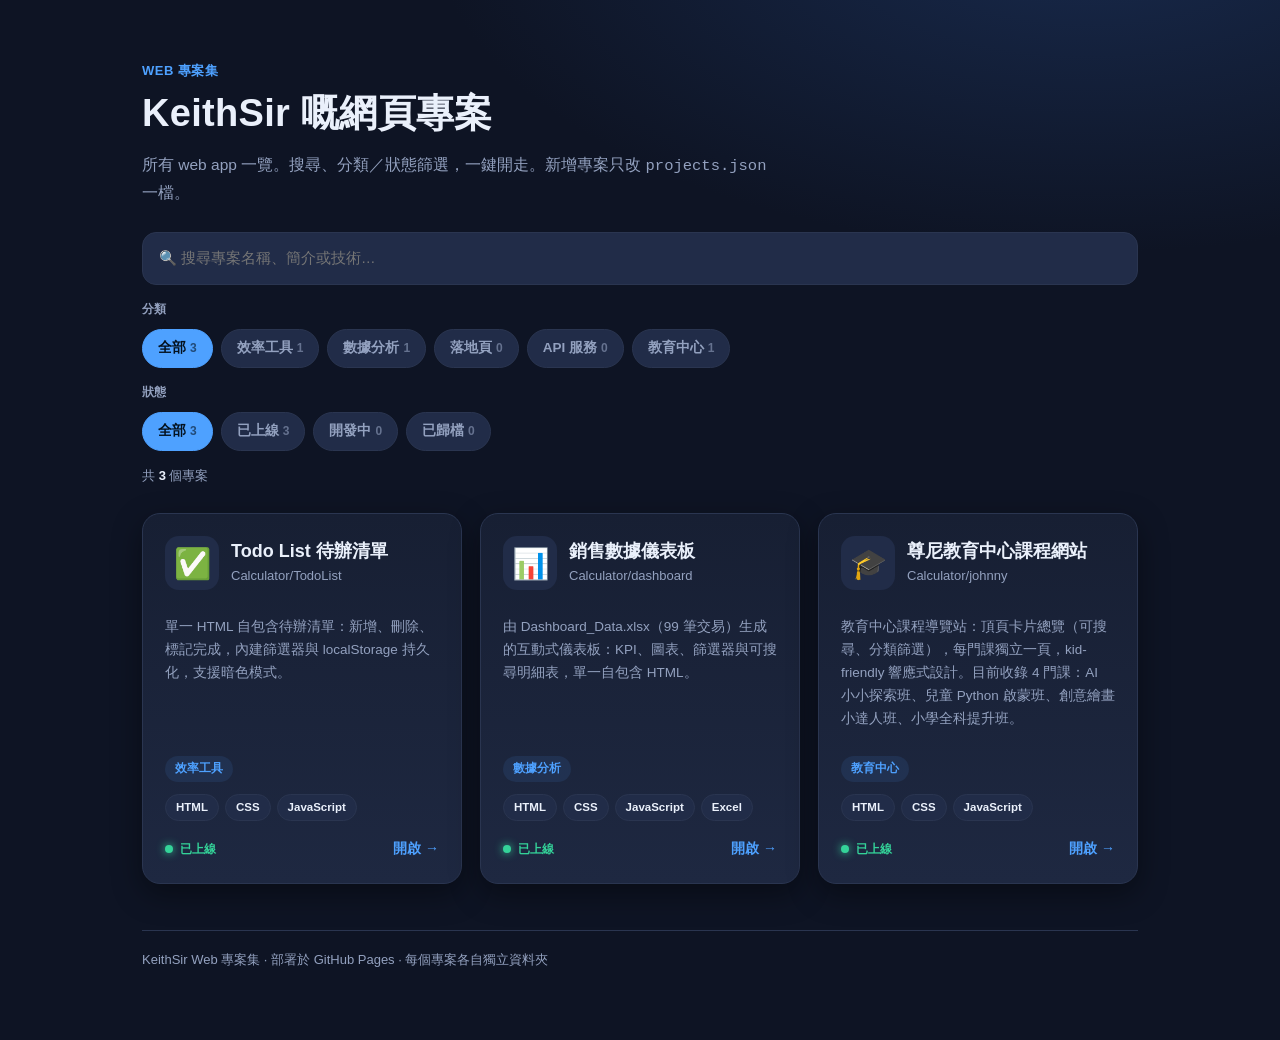
<file: Calculator/index.html>
<!DOCTYPE html>
<html lang="zh-Hant">
<head>
<meta charset="utf-8">
<meta name="viewport" content="width=device-width, initial-scale=1">
<title>KeithSir Web 專案集</title>
<meta name="description" content="KeithSir 嘅網頁專案入口：所有 web app 一覽，可搜尋、分類篩選。資料由 projects.json 驅動。">
<style>
:root{
  --bg:#0e1424; --panel:#171f33; --panel2:#1e2841; --line:#2a3550;
  --ink:#eaf0fb; --muted:#93a1bf; --accent:#4ea1ff; --good:#34d399;
  --warn:#ffb347; --archived:#8b95ab; --chip:#212c48; --shadow:0 10px 30px rgba(0,0,0,.4);
}
*{box-sizing:border-box}
body{margin:0;background:
  radial-gradient(1100px 560px at 85% -8%,#182a4d 0,transparent 60%),var(--bg);
  color:var(--ink);font:16px/1.7 -apple-system,BlinkMacSystemFont,"Segoe UI","Noto Sans TC","Microsoft JhengHei",sans-serif;
  -webkit-font-smoothing:antialiased}
.wrap{max-width:1040px;margin:0 auto;padding:56px 22px 70px}
.eyebrow{color:var(--accent);font-weight:700;letter-spacing:.5px;font-size:13px;text-transform:uppercase}
h1{margin:8px 0 6px;font-size:38px;line-height:1.2;letter-spacing:.3px}
.lead{color:var(--muted);max-width:640px;font-size:15.5px}
/* toolbar */
.toolbar{margin-top:26px}
.toolbar input{width:100%;background:var(--chip);border:1px solid var(--line);color:var(--ink);
  border-radius:14px;padding:13px 16px;font:inherit;font-size:14.5px}
.toolbar input:focus{outline:none;border-color:var(--accent)}
.chips{display:flex;flex-wrap:wrap;gap:8px;margin:14px 0 4px}
.chips .lbl{font-size:12px;color:var(--muted);font-weight:700;width:100%;margin-bottom:2px}
.chip{background:var(--chip);border:1px solid var(--line);color:var(--muted);border-radius:999px;
  padding:7px 15px;font:inherit;font-size:13.5px;font-weight:700;cursor:pointer;transition:all .15s;user-select:none}
.chip:hover{border-color:var(--accent);color:var(--ink)}
.chip.on{background:var(--accent);border-color:var(--accent);color:#04121f}
.chip .n{opacity:.6;font-weight:600;margin-left:4px;font-size:12px}
.count{font-size:13px;color:var(--muted);margin:14px 0 4px}
.count b{color:var(--ink)}
/* grid + cards (hub look, data-driven) */
.grid{display:grid;gap:18px;grid-template-columns:repeat(auto-fill,minmax(300px,1fr));margin-top:26px}
.card{display:flex;flex-direction:column;gap:12px;background:linear-gradient(180deg,var(--panel),var(--panel2));
  border:1px solid var(--line);border-radius:18px;padding:22px;box-shadow:var(--shadow);
  text-decoration:none;color:inherit;transition:transform .15s,border-color .15s;min-height:190px}
.card:hover{transform:translateY(-4px);border-color:var(--accent)}
.card .top{display:flex;align-items:center;gap:12px}
.card .ico{font-size:30px;width:54px;height:54px;border-radius:14px;background:var(--chip);
  display:flex;align-items:center;justify-content:center;flex:0 0 auto}
.card h2{margin:0;font-size:18px;line-height:1.3}
.card .sub{color:var(--muted);font-size:13px;margin-top:2px}
.card .desc{color:var(--muted);font-size:13.5px;flex:1}
.tags{display:flex;flex-wrap:wrap;gap:6px}
.tags span{font-size:11.5px;font-weight:700;padding:3px 10px;border-radius:999px;background:var(--chip);
  border:1px solid var(--line);color:var(--ink)}
.cats{display:flex;flex-wrap:wrap;gap:6px}
.cats span{font-size:11.5px;font-weight:700;padding:3px 10px;border-radius:999px;background:rgba(78,161,255,.1);
  color:var(--accent)}
.foot{display:flex;justify-content:space-between;align-items:center;margin-top:4px}
.status{display:inline-flex;align-items:center;gap:7px;font-size:12px;font-weight:700}
.status .d{width:8px;height:8px;border-radius:50%}
.status.live{color:var(--good)} .status.live .d{background:var(--good);box-shadow:0 0 8px var(--good)}
.status.dev{color:var(--warn)} .status.dev .d{background:var(--warn);box-shadow:0 0 8px var(--warn)}
.status.archived{color:var(--archived)} .status.archived .d{background:var(--archived)}
.status.other{color:var(--muted)} .status.other .d{background:var(--muted)}
.go{font-weight:800;color:var(--accent);font-size:14px}
.empty{text-align:center;padding:60px 20px;color:var(--muted)}
.empty .big{font-size:48px;margin-bottom:12px}
.empty button{margin-top:14px;background:var(--accent);color:#04121f;font:inherit;font-weight:800;
  border:0;border-radius:999px;padding:11px 22px;cursor:pointer}
.error{border:1px solid #ff6b6b;background:rgba(255,107,107,.08);border-radius:12px;padding:16px 18px;font-size:14px}
.error code{background:var(--chip);padding:2px 8px;border-radius:6px}
footer{margin-top:46px;padding-top:18px;border-top:1px solid var(--line);color:var(--muted);font-size:13px}
@media(max-width:520px){.wrap{padding:34px 14px 50px}h1{font-size:28px}}
@media print{
  body{background:#fff;color:#111}
  .card{box-shadow:none;border:1px solid #ccc;background:#fff;transform:none}
  *{color:#111!important}
  .desc,.sub,.tags span{color:#444!important}
  .toolbar,.chips,.error{display:none!important}
}
</style>
</head>
<body>
<div class="wrap">
  <div>
    <span class="eyebrow">Web 專案集</span>
    <h1>KeithSir 嘅網頁專案</h1>
    <p class="lead">所有 web app 一覽。搜尋、分類／狀態篩選，一鍵開走。新增專案只改 <code>projects.json</code> 一檔。</p>
  </div>

  <div class="toolbar">
    <input type="search" id="q" placeholder="🔍 搜尋專案名稱、簡介或技術…" aria-label="搜尋專案">
  </div>
  <div class="chips" id="catChips"><span class="lbl">分類</span></div>
  <div class="chips" id="statusChips"><span class="lbl">狀態</span></div>
  <p class="count" id="count" aria-live="polite"></p>

  <main>
    <div class="error" id="errorBox" hidden></div>
    <div class="grid" id="grid"></div>
    <div class="empty" id="empty" hidden>
      <div class="big">🔍</div>
      <div>搵唔到符合條件嘅專案，試吓換個字或重設篩選。</div>
      <button id="resetAll" type="button">重設</button>
    </div>
  </main>

  <footer>KeithSir Web 專案集 · 部署於 GitHub Pages · 每個專案各自獨立資料夾</footer>
</div>

<script>
/* data-driven: projects.json 係唯一資料來源（加專案只改呢檔） */
const ICONS = { utility:'✅', analytics:'📊', landing:'🚀', api:'🧩', education:'🎓' };
let DATA = null;
const state = { q:'', cat:'all', status:'all' };
const $ = (id)=>document.getElementById(id);

async function load(){
  const box = $('errorBox');
  try{
    const res = await fetch('projects.json', {cache:'no-cache'});
    if(!res.ok) throw new Error('HTTP '+res.status);
    DATA = await res.json();
    if(!DATA || !Array.isArray(DATA.projects)) throw new Error('projects.json 格式錯誤（缺少 projects 陣列）');
    init();
  }catch(e){
    box.hidden = false;
    box.innerHTML = '<b>無法載入 projects.json</b>：'+esc(e.message)+
      (location.protocol==='file:'
        ? '<br><br>需要透過 HTTP 開啟（GitHub Pages 或本地伺服器）。可執行：<code>python3 -m http.server</code> 再瀏覽。'
        : '<br><br>請確認 <code>projects.json</code> 喺根目錄且為合法 JSON。');
    $('grid').hidden = true;
  }
}
function esc(s){return String(s).replace(/[&<>"]/g,c=>({'&':'&amp;','<':'&lt;','>':'&gt;','"':'&quot;'}[c]));}

function init(){
  buildChips(); render();
  $('q').oninput = e=>{ state.q=e.target.value; render(); };
  $('resetAll').onclick = reset;
}
function buildChips(){
  const catKeys = new Set([...Object.keys(DATA.categoryLabels||{}),
    ...DATA.projects.flatMap(p=>p.categories||[])]);
  fillChips('catChips','cat',[...catKeys], k=>{
    const n = DATA.projects.filter(p=>(p.categories||[]).includes(k)).length;
    return chipBtn('cat',k, (DATA.categoryLabels&&DATA.categoryLabels[k])||k, n);
  });
  const sKeys = new Set([...Object.keys(DATA.statusLabels||{}),
    ...DATA.projects.map(p=>p.status)]);
  fillChips('statusChips','status',[...sKeys], k=>{
    const n = DATA.projects.filter(p=>p.status===k).length;
    return chipBtn('status',k, (DATA.statusLabels&&DATA.statusLabels[k])||k, n);
  });
}
function fillChips(rootId,key,keys,make){
  const root = $(rootId);
  root.insertAdjacentHTML('beforeend',
    chipBtn(key,'all','全部', DATA.projects.length) + keys.map(make).join(''));
  root.querySelectorAll('.chip').forEach(el=>{
    el.onclick = ()=>{ state[key]=el.dataset.v; syncChips(root,key); render(); };
  });
}
function chipBtn(type,v,label,n){
  return `<button class="chip${v===state[type]?' on':''}" data-v="${esc(v)}" aria-pressed="${v===state[type]}">${esc(label)}${n!==undefined?`<span class="n">${n}</span>`:''}</button>`;
}
function syncChips(root,key){
  root.querySelectorAll('.chip').forEach(el=>{
    const on = el.dataset.v===state[key];
    el.classList.toggle('on',on); el.setAttribute('aria-pressed',on);
  });
}
function reset(){
  state.q='';state.cat='all';state.status='all';
  $('q').value='';
  syncChips($('catChips'),'cat'); syncChips($('statusChips'),'status');
  render();
}
function filtered(){
  const q = state.q.trim().toLowerCase();
  return DATA.projects.filter(p=>{
    if(state.cat!=='all' && !(p.categories||[]).includes(state.cat)) return false;
    if(state.status!=='all' && p.status!==state.status) return false;
    if(q){
      const hay=[p.name,p.description,(p.stack||[]).join(' '),(p.categories||[]).join(' ')]
        .join(' ').toLowerCase();
      if(!hay.includes(q)) return false;
    }
    return true;
  });
}
function render(){
  syncChips($('catChips'),'cat'); syncChips($('statusChips'),'status');
  const rows = filtered();
  $('count').innerHTML = `共 <b>${DATA.projects.length}</b> 個專案` +
    (rows.length!==DATA.projects.length ? `，目前顯示 <b>${rows.length}</b>`:'');
  const grid = $('grid'), empty = $('empty');
  if(!rows.length){ grid.innerHTML=''; grid.hidden=true; empty.hidden=false; return; }
  empty.hidden=true; grid.hidden=false;
  grid.innerHTML = rows.map(p=>{
    const sLabel = (DATA.statusLabels&&DATA.statusLabels[p.status])||p.status||'未知';
    const sClass = ['live','dev','archived'].includes(p.status)?p.status:'other';
    const ico = (p.categories||[]).map(c=>ICONS[c]).find(Boolean)||'📄';
    const path = !p.url ? '（無連結）' : (new URL(p.url, location.href).pathname.replace(/^\/+|\/+$/g,'') || '（根目錄）');
    return `<a class="card" href="${esc(p.url||'#')}" target="_blank" rel="noopener noreferrer"
        ${!p.url?' style="opacity:.6;pointer-events:none"':''}>
      <div class="top"><span class="ico">${ico}</span>
        <div><h2>${esc(p.name)}</h2><div class="sub">${esc(path)}</div></div></div>
      <p class="desc">${esc(p.description||'')}</p>
      <div class="cats">${(p.categories||[]).map(c=>`<span>${esc((DATA.categoryLabels&&DATA.categoryLabels[c])||c)}</span>`).join('')}</div>
      <div class="tags">${(p.stack||[]).map(s=>`<span>${esc(s)}</span>`).join('')}</div>
      <div class="foot"><span class="status ${esc(sClass)}"><span class="d"></span>${esc(sLabel)}</span>
        <span class="go">${p.url?'開啟 →':'待部署'}</span></div>
    </a>`;
  }).join('');
}
load();
</script>
</body>
</html>
</file>
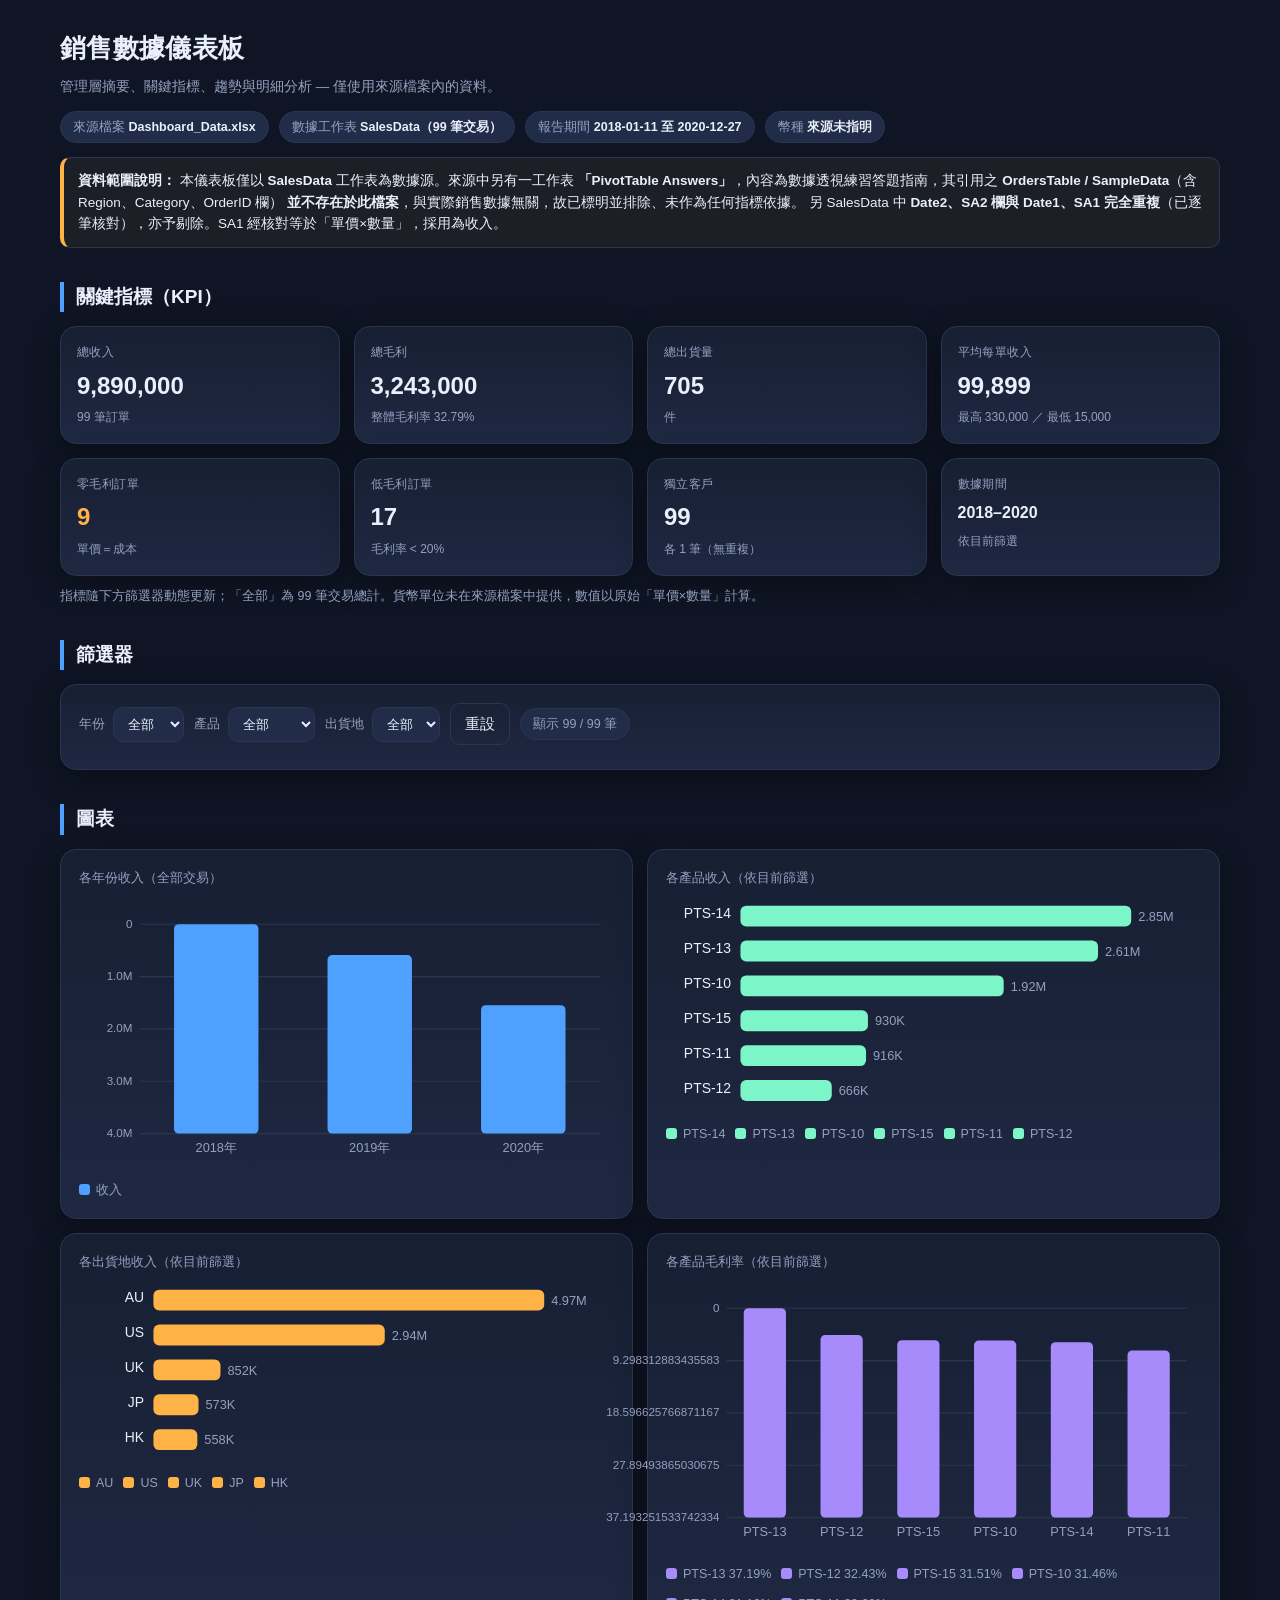
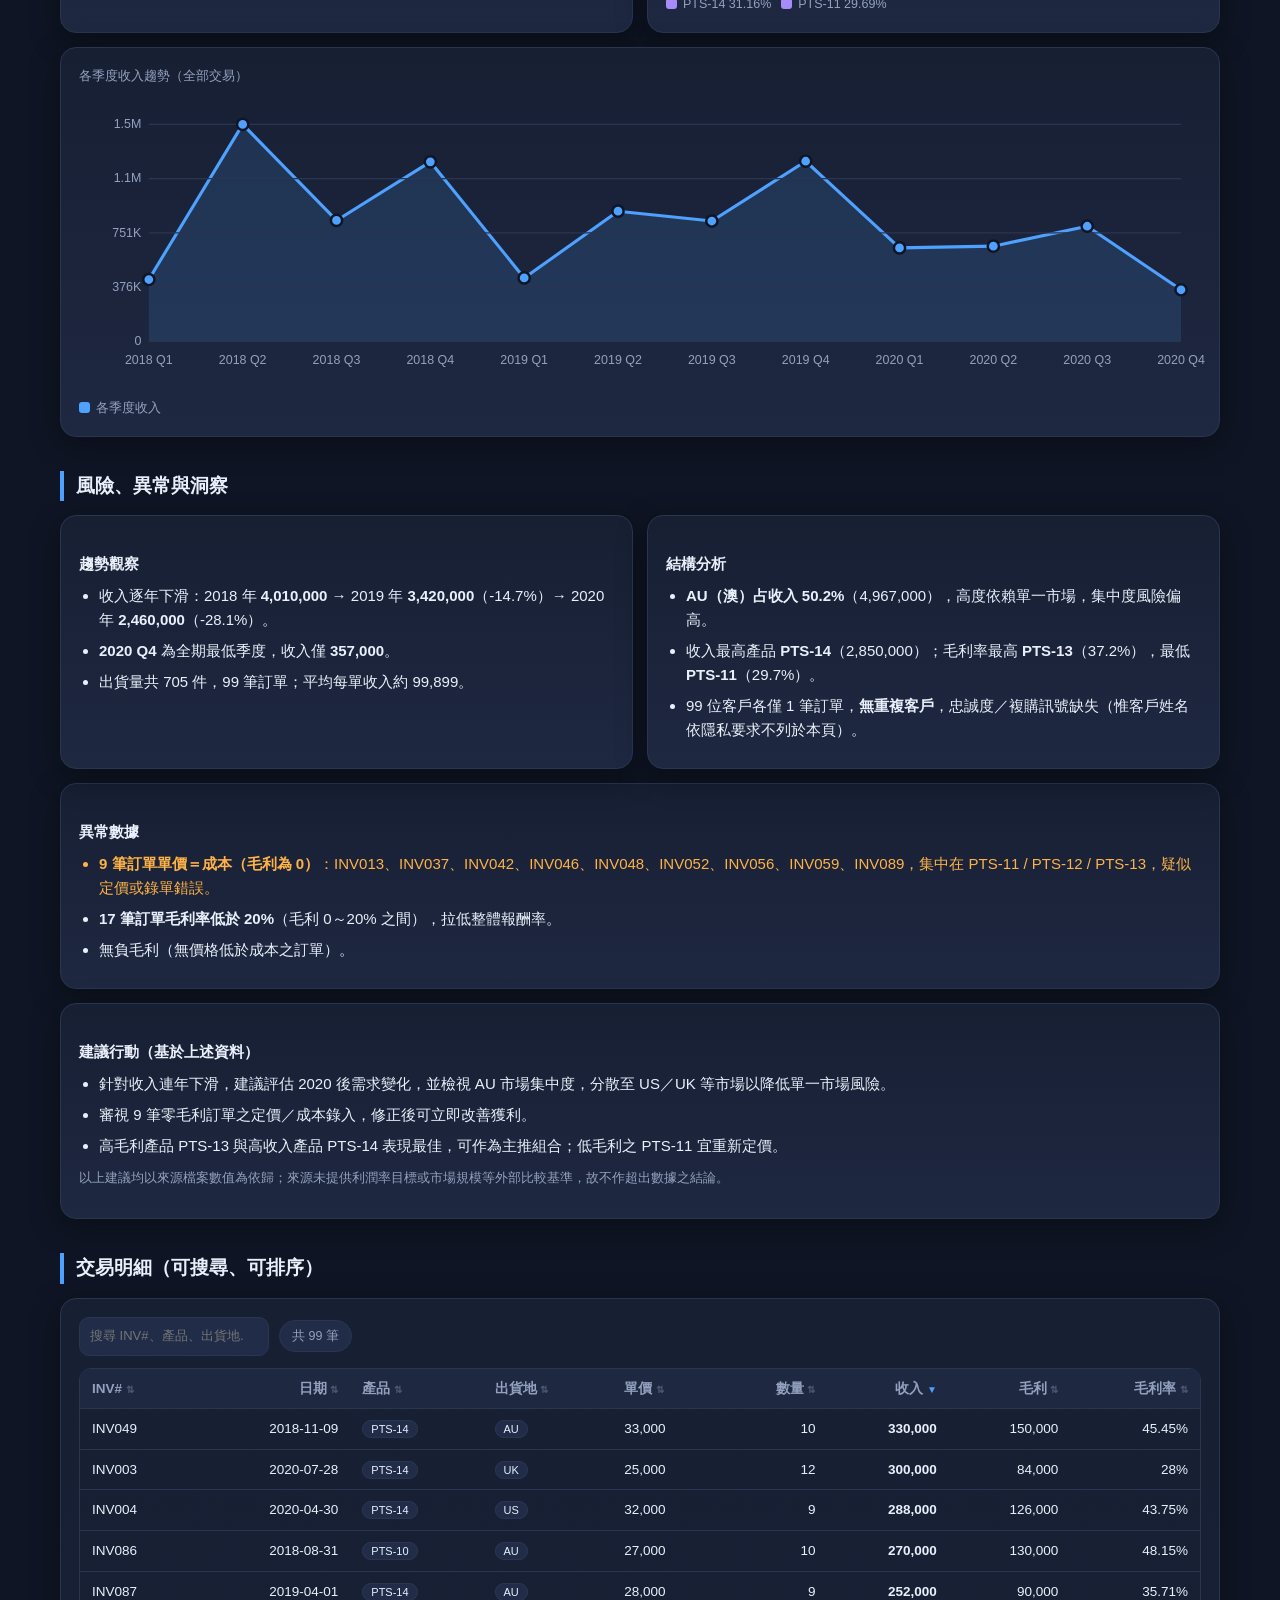
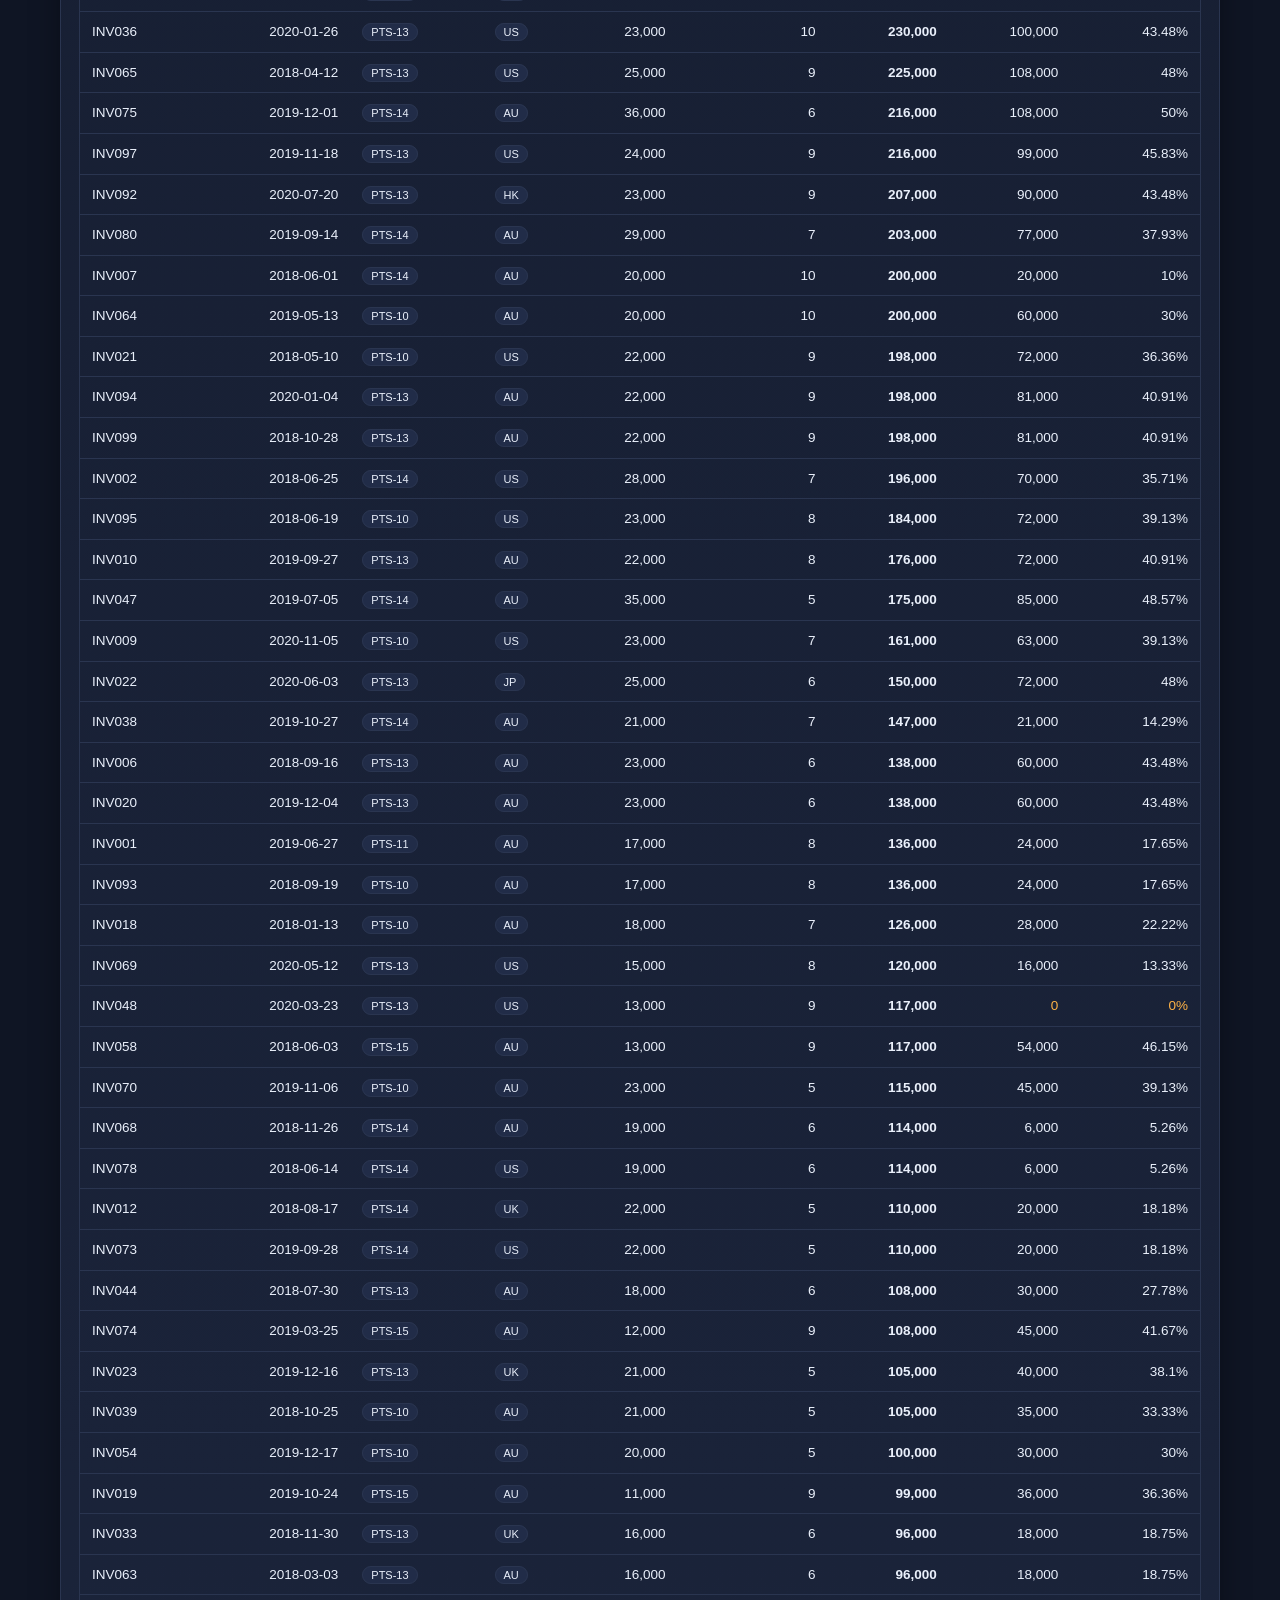
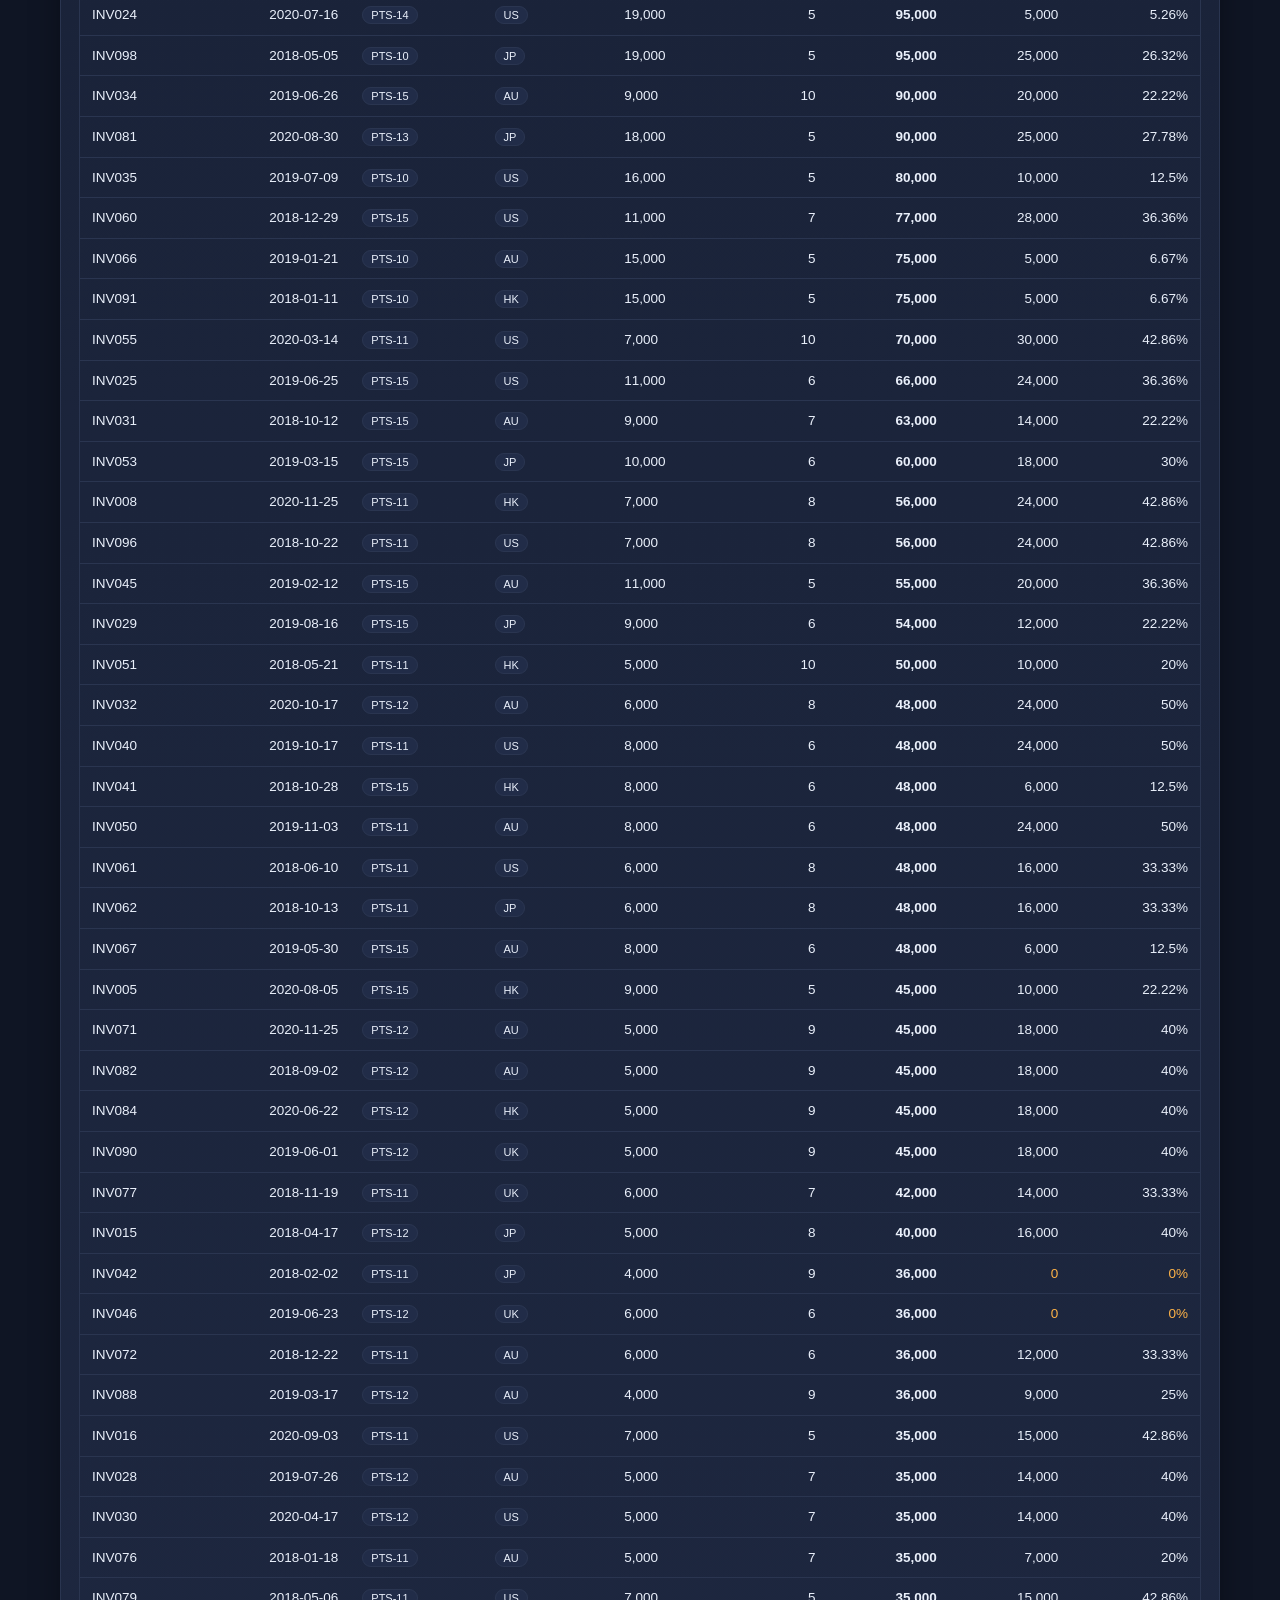
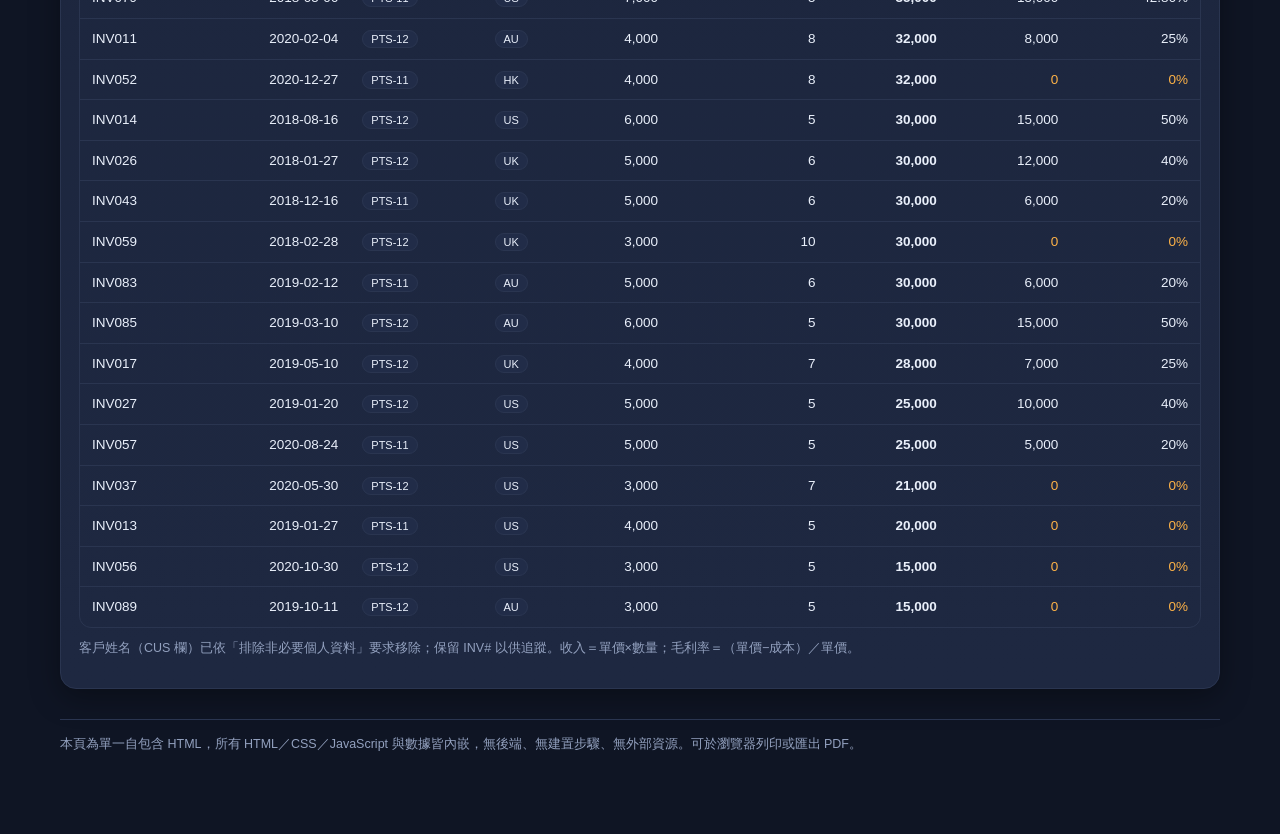
<file: Calculator/dashboard/index.html>
<!DOCTYPE html>
<html lang="zh-Hant">
<head>
<meta charset="utf-8">
<meta name="viewport" content="width=device-width, initial-scale=1">
<title>銷售數據儀表板 — Dashboard_Data.xlsx</title>
<style>
:root{
  --bg:#0f1524; --panel:#171f33; --panel2:#1e2841; --line:#2a3550;
  --ink:#eaf0fb; --muted:#93a1bf; --accent:#4ea1ff; --accent2:#7cf5c8;
  --warn:#ffb347; --bad:#ff6b6b; --good:#34d399; --chip:#212c48;
  --shadow:0 8px 30px rgba(0,0,0,.35);
}
*{box-sizing:border-box}
html{scroll-behavior:smooth}
body{margin:0;background:radial-gradient(1200px 600px at 80% -10%,#1a2b4d 0,transparent 60%),var(--bg);
  color:var(--ink);font:15px/1.6 -apple-system,BlinkMacSystemFont,"Segoe UI","Noto Sans TC","Microsoft JhengHei",sans-serif;
  -webkit-font-smoothing:antialiased}
.wrap{max-width:1200px;margin:0 auto;padding:28px 20px 80px}
a{color:var(--accent);text-decoration:none}
h1{font-size:26px;margin:0 0 6px;letter-spacing:.3px}
h2{font-size:19px;margin:34px 0 14px;padding-left:12px;border-left:4px solid var(--accent)}
h3{font-size:15px;margin:18px 0 8px;color:var(--ink)}
.sub{color:var(--muted);font-size:13.5px}
.meta{display:flex;flex-wrap:wrap;gap:10px;margin:14px 0}
.tag{background:var(--chip);border:1px solid var(--line);border-radius:999px;padding:5px 12px;font-size:12.5px;color:var(--muted)}
.tag b{color:var(--ink);font-weight:600}
.card{background:linear-gradient(180deg,var(--panel),var(--panel2));border:1px solid var(--line);
  border-radius:16px;box-shadow:var(--shadow);padding:18px 18px}
.grid{display:grid;gap:14px}
.kpis{grid-template-columns:repeat(4,1fr)}
.kpi{padding:16px}
.kpi .lbl{font-size:12px;color:var(--muted);letter-spacing:.4px}
.kpi .val{font-size:24px;font-weight:700;margin-top:4px}
.kpi .sub{font-size:12px;margin-top:3px}
.kpi .up{color:var(--good)} .kpi .down{color:var(--bad)}
.chart{grid-template-columns:1fr 1fr}
@media(max-width:900px){.kpis{grid-template-columns:repeat(2,1fr)}.chart{grid-template-columns:1fr}}
@media(max-width:520px){.kpis{grid-template-columns:1fr}h1{font-size:22px}.kpi .val{font-size:21px}}
figure{margin:0}
figcaption{font-size:13px;color:var(--muted);margin-bottom:6px}
svg{width:100%;height:auto;display:block;overflow:visible}
.bar{transition:opacity .15s}
.bar:hover{opacity:.85}
.legend{display:flex;flex-wrap:wrap;gap:10px;font-size:12.5px;color:var(--muted);margin:6px 0 0}
.legend span{display:inline-flex;align-items:center;gap:6px}
.dot{width:11px;height:11px;border-radius:3px;display:inline-block}
/* filters */
.filters{display:flex;flex-wrap:wrap;gap:10px;align-items:center;margin-bottom:6px}
.fgroup{display:inline-flex;align-items:center;gap:8px}
.fgroup>label{font-size:12.5px;color:var(--muted)}
select,input[type=search]{background:var(--chip);border:1px solid var(--line);color:var(--ink);
  border-radius:10px;padding:8px 10px;font:inherit;font-size:13px}
select:focus,input:focus{outline:none;border-color:var(--accent)}
button.btn{background:var(--accent);color:#04121f;border:0;border-radius:10px;padding:8px 14px;
  font:inherit;font-weight:600;cursor:pointer}
button.btn.ghost{background:transparent;border:1px solid var(--line);color:var(--ink);font-weight:500}
button.btn:hover{filter:brightness(1.08)}
/* table */
.tblwrap{overflow-x:auto;border:1px solid var(--line);border-radius:12px}
table{width:100%;border-collapse:collapse;font-size:13.5px;min-width:760px}
th,td{padding:9px 12px;text-align:right;border-bottom:1px solid var(--line);white-space:nowrap}
th:first-child,td:first-child{text-align:left}
th:nth-child(3),td:nth-child(3),th:nth-child(4),td:nth-child(4),th:nth-child(5),td:nth-child(5){text-align:left}
thead th{position:sticky;top:0;background:var(--panel2);color:var(--muted);font-weight:600;cursor:pointer;user-select:none}
thead th .arr{opacity:.4;font-size:10px}
thead th.sorted .arr{opacity:1;color:var(--accent)}
tbody tr:hover{background:rgba(78,161,255,.08)}
tbody tr:last-child td{border-bottom:0}
.badge{font-size:11px;padding:2px 8px;border-radius:999px;background:var(--chip);border:1px solid var(--line)}
.zero{color:var(--warn)}
.note{font-size:12.5px;color:var(--muted);margin-top:10px}
.callout{border:1px solid var(--line);border-left:4px solid var(--warn);background:rgba(255,179,71,.06);
  border-radius:10px;padding:12px 14px;font-size:13.5px;margin:12px 0}
.callout.good{border-left-color:var(--good);background:rgba(52,211,153,.06)}
.callout.bad{border-left-color:var(--bad);background:rgba(255,107,107,.06)}
.callout b{font-size:13.5px}
ul.insight{margin:8px 0;padding-left:20px} ul.insight li{margin:7px 0}
.tip{position:fixed;z-index:99;pointer-events:none;background:#04070f;color:#eaf0fb;
  border:1px solid var(--line);border-radius:10px;padding:9px 11px;font-size:12.5px;
  box-shadow:var(--shadow);opacity:0;transition:opacity .12s;max-width:260px}
.tip b{color:var(--accent)}
.tip .row{display:flex;justify-content:space-between;gap:14px;margin:2px 0}
.tip .row span:last-child{font-weight:600}
/* print */
@media print{
  body{background:#fff;color:#111}
  .wrap{max-width:100%;padding:0}
  .card{box-shadow:none;border:1px solid #ccc;background:#fff}
  .kpi,.kpi .val,.lbl,.tag,.tag b{color:#111}
  .tag{background:#f2f2f2;border-color:#ccc}
  .filters,.tip,thead th .arr{display:none!important}
  h2{border-left-color:#333}
  *{color:#111!important}
  .legend,.sub,.note,figcaption{color:#555}
  .zero{color:#b45309}
  .tip{display:none}
  table,thead th{background:#fff}
  a{color:#111}
}
</style>
</head>
<body>
<div id="tip" class="tip" aria-hidden="true"></div>
<div class="wrap">
  <header>
    <h1>銷售數據儀表板</h1>
    <div class="sub">管理層摘要、關鍵指標、趨勢與明細分析 — 僅使用來源檔案內的資料。</div>
    <div class="meta">
      <span class="tag">來源檔案 <b>Dashboard_Data.xlsx</b></span>
      <span class="tag">數據工作表 <b>SalesData（99 筆交易）</b></span>
      <span class="tag">報告期間 <b>2018-01-11 至 2020-12-27</b></span>
      <span class="tag">幣種 <b>來源未指明</b></span>
    </div>
    <div class="callout">
      <b>資料範圍說明：</b> 本儀表板僅以 <b>SalesData</b> 工作表為數據源。來源中另有一工作表
      <b>「PivotTable Answers」</b>，內容為數據透視練習答題指南，其引用之 <b>OrdersTable / SampleData</b>（含 Region、Category、OrderID 欄）
      <b>並不存在於此檔案</b>，與實際銷售數據無關，故已標明並排除、未作為任何指標依據。
      另 SalesData 中 <b>Date2、SA2 欄與 Date1、SA1 完全重複</b>（已逐筆核對），亦予剔除。SA1 經核對等於「單價×數量」，採用為收入。
    </div>
  </header>

  <!-- KPI -->
  <h2>關鍵指標（KPI）</h2>
  <div id="kpis" class="grid kpis"></div>
  <p class="note">指標隨下方篩選器動態更新；「全部」為 99 筆交易總計。貨幣單位未在來源檔案中提供，數值以原始「單價×數量」計算。</p>

  <!-- filters -->
  <h2>篩選器</h2>
  <div class="card">
    <div class="filters" role="group" aria-label="數據篩選器">
      <div class="fgroup"><label for="fYear">年份</label>
        <select id="fYear" aria-label="按年份篩選">
          <option value="all">全部</option><option value="2018">2018</option>
          <option value="2019">2019</option><option value="2020">2020</option>
        </select></div>
      <div class="fgroup"><label for="fProd">產品</label><select id="fProd" aria-label="按產品篩選"></select></div>
      <div class="fgroup"><label for="fDest">出貨地</label><select id="fDest" aria-label="按出貨地篩選"></select></div>
      <button class="btn ghost" id="reset" type="button" aria-label="重設所有篩選器">重設</button>
      <span class="tag" id="filterState" aria-live="polite">顯示 99 / 99 筆</span>
    </div>
  </div>

  <!-- charts -->
  <h2>圖表</h2>
  <div class="grid chart">
    <figure class="card"><figcaption>各年份收入（全部交易）</figcaption>
      <div id="cYear" role="img" aria-label="各年份收入柱狀圖"></div>
      <div class="legend" id="lgYear"></div></figure>
    <figure class="card"><figcaption>各產品收入（依目前篩選）</figcaption>
      <div id="cProd" role="img" aria-label="各產品收入長條圖"></div>
      <div class="legend" id="lgProd"></div></figure>
    <figure class="card"><figcaption>各出貨地收入（依目前篩選）</figcaption>
      <div id="cDest" role="img" aria-label="各出貨地收入長條圖"></div>
      <div class="legend" id="lgDest"></div></figure>
    <figure class="card"><figcaption>各產品毛利率（依目前篩選）</figcaption>
      <div id="cMargin" role="img" aria-label="各產品毛利率柱狀圖"></div>
      <div class="legend" id="lgMargin"></div></figure>
    <figure class="card" style="grid-column:1/-1"><figcaption>各季度收入趨勢（全部交易）</figcaption>
      <div id="cQ" role="img" aria-label="各季度收入趨勢折線圖"></div>
      <div class="legend" id="lgQ"></div></figure>
  </div>

  <!-- insights -->
  <h2>風險、異常與洞察</h2>
  <div class="grid" style="grid-template-columns:1fr 1fr">
    <div class="card">
      <h3>趨勢觀察</h3>
      <ul class="insight">
        <li>收入逐年下滑：2018 年 <b>4,010,000</b> → 2019 年 <b>3,420,000</b>（-14.7%）→ 2020 年 <b>2,460,000</b>（-28.1%）。</li>
        <li><b>2020 Q4</b> 為全期最低季度，收入僅 <b>357,000</b>。</li>
        <li>出貨量共 705 件，99 筆訂單；平均每單收入約 99,899。</li>
      </ul>
    </div>
    <div class="card">
      <h3>結構分析</h3>
      <ul class="insight">
        <li><b>AU（澳）占收入 50.2%</b>（4,967,000），高度依賴單一市場，集中度風險偏高。</li>
        <li>收入最高產品 <b>PTS-14</b>（2,850,000）；毛利率最高 <b>PTS-13</b>（37.2%），最低 <b>PTS-11</b>（29.7%）。</li>
        <li>99 位客戶各僅 1 筆訂單，<b>無重複客戶</b>，忠誠度／複購訊號缺失（惟客戶姓名依隱私要求不列於本頁）。</li>
      </ul>
    </div>
  </div>
  <div class="card" style="margin-top:14px">
    <h3>異常數據</h3>
    <ul class="insight">
      <li class="zero"><b>9 筆訂單單價＝成本（毛利為 0）</b>：INV013、INV037、INV042、INV046、INV048、INV052、INV056、INV059、INV089，集中在 PTS-11 / PTS-12 / PTS-13，疑似定價或錄單錯誤。</li>
      <li><b>17 筆訂單毛利率低於 20%</b>（毛利 0～20% 之間），拉低整體報酬率。</li>
      <li>無負毛利（無價格低於成本之訂單）。</li>
    </ul>
  </div>
  <div class="card good" style="margin-top:14px">
    <h3>建議行動（基於上述資料）</h3>
    <ul class="insight">
      <li>針對收入連年下滑，建議評估 2020 後需求變化，並檢視 AU 市場集中度，分散至 US／UK 等市場以降低單一市場風險。</li>
      <li>審視 9 筆零毛利訂單之定價／成本錄入，修正後可立即改善獲利。</li>
      <li>高毛利產品 PTS-13 與高收入產品 PTS-14 表現最佳，可作為主推組合；低毛利之 PTS-11 宜重新定價。</li>
    </ul>
    <p class="note">以上建議均以來源檔案數值為依歸；來源未提供利潤率目標或市場規模等外部比較基準，故不作超出數據之結論。</p>
  </div>

  <!-- table -->
  <h2>交易明細（可搜尋、可排序）</h2>
  <div class="card">
    <div class="filters" style="margin-bottom:12px">
      <input type="search" id="tblSearch" placeholder="搜尋 INV#、產品、出貨地…" aria-label="搜尋明細表">
      <span class="tag" id="tblCount">共 99 筆</span>
    </div>
    <div class="tblwrap">
      <table id="tbl">
        <thead>
          <tr>
            <th data-k="inv">INV# <span class="arr">⇅</span></th>
            <th data-k="date">日期 <span class="arr">⇅</span></th>
            <th data-k="product">產品 <span class="arr">⇅</span></th>
            <th data-k="dest">出貨地 <span class="arr">⇅</span></th>
            <th data-k="unit_price">單價 <span class="arr">⇅</span></th>
            <th data-k="qty">數量 <span class="arr">⇅</span></th>
            <th data-k="revenue">收入 <span class="arr">⇅</span></th>
            <th data-k="profit">毛利 <span class="arr">⇅</span></th>
            <th data-k="margin">毛利率 <span class="arr">⇅</span></th>
          </tr>
        </thead>
        <tbody id="tblBody"></tbody>
      </table>
    </div>
    <p class="note">客戶姓名（CUS 欄）已依「排除非必要個人資料」要求移除；保留 INV# 以供追蹤。收入＝單價×數量；毛利率＝（單價−成本）／單價。</p>
  </div>

  <footer class="note" style="margin-top:30px;border-top:1px solid var(--line);padding-top:14px">
    本頁為單一自包含 HTML，所有 HTML／CSS／JavaScript 與數據皆內嵌，無後端、無建置步驟、無外部資源。可於瀏覽器列印或匯出 PDF。
  </footer>
</div>

<script>
const RAW = [
["INV001","2019-06-27","PTS-11","AU",17000,14000,8],
["INV002","2018-06-25","PTS-14","US",28000,18000,7],
["INV003","2020-07-28","PTS-14","UK",25000,18000,12],
["INV004","2020-04-30","PTS-14","US",32000,18000,9],
["INV005","2020-08-05","PTS-15","HK",9000,7000,5],
["INV006","2018-09-16","PTS-13","AU",23000,13000,6],
["INV007","2018-06-01","PTS-14","AU",20000,18000,10],
["INV008","2020-11-25","PTS-11","HK",7000,4000,8],
["INV009","2020-11-05","PTS-10","US",23000,14000,7],
["INV010","2019-09-27","PTS-13","AU",22000,13000,8],
["INV011","2020-02-04","PTS-12","AU",4000,3000,8],
["INV012","2018-08-17","PTS-14","UK",22000,18000,5],
["INV013","2019-01-27","PTS-11","US",4000,4000,5],
["INV014","2018-08-16","PTS-12","US",6000,3000,5],
["INV015","2018-04-17","PTS-12","JP",5000,3000,8],
["INV016","2020-09-03","PTS-11","US",7000,4000,5],
["INV017","2019-05-10","PTS-12","UK",4000,3000,7],
["INV018","2018-01-13","PTS-10","AU",18000,14000,7],
["INV019","2019-10-24","PTS-15","AU",11000,7000,9],
["INV020","2019-12-04","PTS-13","AU",23000,13000,6],
["INV021","2018-05-10","PTS-10","US",22000,14000,9],
["INV022","2020-06-03","PTS-13","JP",25000,13000,6],
["INV023","2019-12-16","PTS-13","UK",21000,13000,5],
["INV024","2020-07-16","PTS-14","US",19000,18000,5],
["INV025","2019-06-25","PTS-15","US",11000,7000,6],
["INV026","2018-01-27","PTS-12","UK",5000,3000,6],
["INV027","2019-01-20","PTS-12","US",5000,3000,5],
["INV028","2019-07-26","PTS-12","AU",5000,3000,7],
["INV029","2019-08-16","PTS-15","JP",9000,7000,6],
["INV030","2020-04-17","PTS-12","US",5000,3000,7],
["INV031","2018-10-12","PTS-15","AU",9000,7000,7],
["INV032","2020-10-17","PTS-12","AU",6000,3000,8],
["INV033","2018-11-30","PTS-13","UK",16000,13000,6],
["INV034","2019-06-26","PTS-15","AU",9000,7000,10],
["INV035","2019-07-09","PTS-10","US",16000,14000,5],
["INV036","2020-01-26","PTS-13","US",23000,13000,10],
["INV037","2020-05-30","PTS-12","US",3000,3000,7],
["INV038","2019-10-27","PTS-14","AU",21000,18000,7],
["INV039","2018-10-25","PTS-10","AU",21000,14000,5],
["INV040","2019-10-17","PTS-11","US",8000,4000,6],
["INV041","2018-10-28","PTS-15","HK",8000,7000,6],
["INV042","2018-02-02","PTS-11","JP",4000,4000,9],
["INV043","2018-12-16","PTS-11","UK",5000,4000,6],
["INV044","2018-07-30","PTS-13","AU",18000,13000,6],
["INV045","2019-02-12","PTS-15","AU",11000,7000,5],
["INV046","2019-06-23","PTS-12","UK",6000,6000,6],
["INV047","2019-07-05","PTS-14","AU",35000,18000,5],
["INV048","2020-03-23","PTS-13","US",13000,13000,9],
["INV049","2018-11-09","PTS-14","AU",33000,18000,10],
["INV050","2019-11-03","PTS-11","AU",8000,4000,6],
["INV051","2018-05-21","PTS-11","HK",5000,4000,10],
["INV052","2020-12-27","PTS-11","HK",4000,4000,8],
["INV053","2019-03-15","PTS-15","JP",10000,7000,6],
["INV054","2019-12-17","PTS-10","AU",20000,14000,5],
["INV055","2020-03-14","PTS-11","US",7000,4000,10],
["INV056","2020-10-30","PTS-12","US",3000,3000,5],
["INV057","2020-08-24","PTS-11","US",5000,4000,5],
["INV058","2018-06-03","PTS-15","AU",13000,7000,9],
["INV059","2018-02-28","PTS-12","UK",3000,3000,10],
["INV060","2018-12-29","PTS-15","US",11000,7000,7],
["INV061","2018-06-10","PTS-11","US",6000,4000,8],
["INV062","2018-10-13","PTS-11","JP",6000,4000,8],
["INV063","2018-03-03","PTS-13","AU",16000,13000,6],
["INV064","2019-05-13","PTS-10","AU",20000,14000,10],
["INV065","2018-04-12","PTS-13","US",25000,13000,9],
["INV066","2019-01-21","PTS-10","AU",15000,14000,5],
["INV067","2019-05-30","PTS-15","AU",8000,7000,6],
["INV068","2018-11-26","PTS-14","AU",19000,18000,6],
["INV069","2020-05-12","PTS-13","US",15000,13000,8],
["INV070","2019-11-06","PTS-10","AU",23000,14000,5],
["INV071","2020-11-25","PTS-12","AU",5000,3000,9],
["INV072","2018-12-22","PTS-11","AU",6000,4000,6],
["INV073","2019-09-28","PTS-14","US",22000,18000,5],
["INV074","2019-03-25","PTS-15","AU",12000,7000,9],
["INV075","2019-12-01","PTS-14","AU",36000,18000,6],
["INV076","2018-01-18","PTS-11","AU",5000,4000,7],
["INV077","2018-11-19","PTS-11","UK",6000,4000,7],
["INV078","2018-06-14","PTS-14","US",19000,18000,6],
["INV079","2018-05-06","PTS-11","US",7000,4000,5],
["INV080","2019-09-14","PTS-14","AU",29000,18000,7],
["INV081","2020-08-30","PTS-13","JP",18000,13000,5],
["INV082","2018-09-02","PTS-12","AU",5000,3000,9],
["INV083","2019-02-12","PTS-11","AU",5000,4000,6],
["INV084","2020-06-22","PTS-12","HK",5000,3000,9],
["INV085","2019-03-10","PTS-12","AU",6000,3000,5],
["INV086","2018-08-31","PTS-10","AU",27000,14000,10],
["INV087","2019-04-01","PTS-14","AU",28000,18000,9],
["INV088","2019-03-17","PTS-12","AU",4000,3000,9],
["INV089","2019-10-11","PTS-12","AU",3000,3000,5],
["INV090","2019-06-01","PTS-12","UK",5000,3000,9],
["INV091","2018-01-11","PTS-10","HK",15000,14000,5],
["INV092","2020-07-20","PTS-13","HK",23000,13000,9],
["INV093","2018-09-19","PTS-10","AU",17000,14000,8],
["INV094","2020-01-04","PTS-13","AU",22000,13000,9],
["INV095","2018-06-19","PTS-10","US",23000,14000,8],
["INV096","2018-10-22","PTS-11","US",7000,4000,8],
["INV097","2019-11-18","PTS-13","US",24000,13000,9],
["INV098","2018-05-05","PTS-10","JP",19000,14000,5],
["INV099","2018-10-28","PTS-13","AU",22000,13000,9]
];
/* record shape: [inv, date, product, dest, unitPrice, unitCost, qty] */
const DATA = RAW.map(r=>{
  const [inv,date,product,dest,unitPrice,unitCost,qty]=r;
  const revenue=unitPrice*qty, profit=(unitPrice-unitCost)*qty;
  const margin=revenue? (profit/revenue*100):0;
  const year=date.slice(0,4);
  const q=Math.floor((parseInt(date.slice(5,7))-1)/3)+1;
  return {inv,date,product,dest,unitPrice,unitCost,qty,revenue,profit,margin,year,q};
});
const nf=(n)=>new Intl.NumberFormat('zh-Hant',{maximumFractionDigits:0}).format(n);
const nf2=(n)=>new Intl.NumberFormat('zh-Hant',{minimumFractionDigits:0,maximumFractionDigits:2}).format(n);
const tip=document.getElementById('tip');
function showTip(html,x,y){tip.innerHTML=html;tip.style.opacity=1;const w=tip.offsetWidth,h=tip.offsetHeight;
  let px=x+14,py=y+14;if(px+w>innerWidth-8)px=x-w-14;if(py+h>innerHeight-8)py=y-h-14;
  tip.style.left=px+'px';tip.style.top=py+'px';}
function hideTip(){tip.style.opacity=0;}

const state={year:'all',product:'all',dest:'all',search:'',sortKey:'revenue',sortDir:'desc'};
const PRODUCTS=[...new Set(DATA.map(d=>d.product))].sort();
const DESTS=[...new Set(DATA.map(d=>d.dest))].sort();
const fYear=document.getElementById('fYear'),fProd=document.getElementById('fProd'),fDest=document.getElementById('fDest');
fProd.innerHTML='<option value="all">全部</option>'+PRODUCTS.map(p=>`<option>${p}</option>`).join('');
fDest.innerHTML='<option value="all">全部</option>'+DESTS.map(p=>`<option>${p}</option>`).join('');

function filtered(){return DATA.filter(d=>
  (state.year==='all'||d.year===state.year)&&
  (state.product==='all'||d.product===state.product)&&
  (state.dest==='all'||d.dest===state.dest));}

function renderKPIs(rows){
  const rev=sum(rows,'revenue'),prof=sum(rows,'profit'),qty=sum(rows,'qty');
  const gross=rev? prof/rev*100:0;
  const aov=rows.length? rev/rows.length:0;
  const hi=rows.length? Math.max(...rows.map(r=>r.revenue)):0;
  const lo=rows.length? Math.min(...rows.map(r=>r.revenue)):0;
  const zero=rows.filter(r=>r.profit===0).length;
  const cust=new Set(rows.map(r=>r.inv)).size;
  const el=document.getElementById('kpis');
  el.innerHTML=`
  <div class="card kpi"><div class="lbl">總收入</div><div class="val">${nf(rev)}</div><div class="sub">${rows.length} 筆訂單</div></div>
  <div class="card kpi"><div class="lbl">總毛利</div><div class="val">${nf(prof)}</div><div class="sub">整體毛利率 ${nf2(gross)}%</div></div>
  <div class="card kpi"><div class="lbl">總出貨量</div><div class="val">${nf(qty)}</div><div class="sub">件</div></div>
  <div class="card kpi"><div class="lbl">平均每單收入</div><div class="val">${nf(aov)}</div><div class="sub">最高 ${nf(hi)} ／ 最低 ${nf(lo)}</div></div>
  <div class="card kpi"><div class="lbl">零毛利訂單</div><div class="val" style="color:${zero?'var(--warn)':'var(--good)'}">${zero}</div><div class="sub">單價＝成本</div></div>
  <div class="card kpi"><div class="lbl">低毛利訂單</div><div class="val">${rows.filter(r=>r.profit>0&&r.margin<20).length}</div><div class="sub">毛利率 &lt; 20%</div></div>
  <div class="card kpi"><div class="lbl">獨立客戶</div><div class="val">${cust}</div><div class="sub">各 1 筆（無重複）</div></div>
  <div class="card kpi"><div class="lbl">數據期間</div><div class="val" style="font-size:16px;line-height:1.9">2018–2020</div><div class="sub">依目前篩選</div></div>`;
}
function sum(rows,k){return rows.reduce((a,r)=>a+r[k],0);}

/* ---------- SVG chart helpers ---------- */
function svgEl(tag,attrs){const e=document.createElementNS('http://www.w3.org/2000/svg',tag);
  for(const k in attrs)e.setAttribute(k,attrs[k]);return e;}
function hover(bind,onMove){
  bind.onmousemove=(e)=>showTip(onMove,e.clientX,e.clientY);
  bind.onmouseleave=hideTip;
}

function barsVertical(id,items,{maxLbl='',color='#4ea1ff'}={}){
  const el=document.getElementById(id);el.innerHTML='';
  const W=460,H=240,P={t:26,r:12,b:34,l:52};
  const svg=svgEl('svg',{viewBox:`0 0 ${W} ${H}`,role:'img'});
  const iw=W-P.l-P.r,ih=H-P.t-P.b,max=Math.max(...items.map(i=>i.v),1);
  // y gridlines
  for(let g=0;g<=4;g++){const yv=max/4*g,y=P.t+ih-iv(yv,max,ih);
    line(svg,P.l,y,P.l+iw,y,'#2a3550',1);
    txt(svg,fmtK(yv),P.l-6,y+3,'end','#93a1bf',10);
  }
  const bw=iw/items.length*0.55,gap=iw/items.length;
  items.forEach((it,i)=>{
    const bh=ih*it.v/max,x=P.l+gap*i+gap/2-bw/2,y=P.t+ih-bh;
    const r=rect(svg,x,y,bw,bh,color,{rx:4,class:'bar'});
    r.setAttribute('tabindex','0');r.setAttribute('aria-label',`${it.lbl}：${nf(it.v)}`);
    if(it.tip)hover(r,it.tip.bind(null,it));
    else hover(r,()=>`<b>${it.lbl}</b><div class="row"><span>數值</span><span>${nf(it.v)}</span></div>`);
    txt(svg,it.lbl,x+bw/2,P.t+ih+16,'middle','#93a1bf',11);
  });
  el.appendChild(svg);
  function line(svg,x1,y1,x2,y2,c,w){svg.appendChild(svgEl('line',{x1,y1,x2,y2,stroke:c,'stroke-width':w}));}
  function txt(svg,t,x,y,anc,c,fs){const e=svgEl('text',{x,y,'text-anchor':anc,fill:c,'font-size':fs});e.textContent=t;svg.appendChild(e);}
  function rect(svg,x,y,w,h,c,a){const e=svgEl('rect',{x,y,width:w,height:h,fill:c,...a});svg.appendChild(e);return e;}
  function fmtK(n){return n>=1e6?(n/1e6).toFixed(1)+'M':n>=1e3?Math.round(n/1e3)+'K':String(n);}
  function iv(v,maxx,ihh){return maxx? ihh*(1-v/maxx):0;}
}

function barsHorizontal(id,items,{color='#7cf5c8'}={}){
  const el=document.getElementById(id);el.innerHTML='';
  const W=460,rowH=30,P={t:6,r:60,b:6,l:64};
  const H=P.t+items.length*rowH+P.b,max=Math.max(...items.map(i=>i.v),1);
  const svg=svgEl('svg',{viewBox:`0 0 ${W} ${H}`,role:'img'});
  const iw=W-P.l-P.r;
  items.forEach((it,i)=>{
    const y=P.t+i*rowH+4,bw=iw*it.v/max,by=y;
    svg.appendChild(svgEl('text',{x:P.l-8,y:by+11,'text-anchor':'end',fill:'#eaf0fb','font-size':12})).textContent=it.lbl;
    const r=svgEl('rect',{x:P.l,y:by,width:Math.max(bw,2),height:18,fill:color,rx:5,class:'bar',tabindex:0});
    r.setAttribute('aria-label',`${it.lbl}：${nf(it.v)}`);
    hover(r,it.tip?it.tip.bind(null,it):(()=>`<b>${it.lbl}</b><div class="row"><span>收入</span><span>${nf(it.v)}</span></div>`));
    svg.appendChild(r);
    svg.appendChild(svgEl('text',{x:P.l+bw+6,y:by+13,fill:'#93a1bf','font-size':11})).textContent=fmtK(it.v);
  });
  el.appendChild(svg);
  function fmtK(n){return n>=1e6?(n/1e6).toFixed(2)+'M':n>=1e3?Math.round(n/1e3)+'K':String(n);}
}

function lineTrend(id,items,{color='#4ea1ff',H=240,W=900}={}){
  const el=document.getElementById(id);el.innerHTML='';
  const P={t:26,r:16,b:40,l:56};
  const svg=svgEl('svg',{viewBox:`0 0 ${W} ${H}`,role:'img'});
  const iw=W-P.l-P.r,ih=H-P.t-P.b,max=Math.max(...items.map(i=>i.v),1);
  const sx=i=>P.l+(iw/(items.length-1||1))*i;
  const sy=v=>P.t+ih*(1-v/max);
  // area
  let dline='',darea=`M ${P.l} ${P.t+ih} `;
  items.forEach((it,i)=>{dline+=(i?' L ':'M ')+sx(i)+' '+sy(it.v);darea+=`L ${sx(i)} ${sy(it.v)} `;});
  darea+=`L ${sx(items.length-1)} ${P.t+ih} Z`;
  svg.appendChild(svgEl('path',{d:darea,fill:'rgba(78,161,255,.14)'}));
  svg.appendChild(svgEl('path',{d:dline,fill:'none',stroke:color,'stroke-width':2.5,'stroke-linejoin':'round','stroke-linecap':'round'}));
  for(let g=0;g<=4;g++){const yv=max/4*g,y=sy(yv);
    svg.appendChild(svgEl('line',{x1:P.l,x2:P.l+iw,y1:y,y2:y,stroke:'#2a3550','stroke-width':1}));
    svg.appendChild(svgEl('text',{x:P.l-6,y:y+3,'text-anchor':'end',fill:'#93a1bf','font-size':10})).textContent=fmtK(yv);}
  items.forEach((it,i)=>{
    const c=svgEl('circle',{cx:sx(i),cy:sy(it.v),r:4.5,fill:color,stroke:'#0f1524','stroke-width':2,tabindex:0,class:'bar'});
    c.setAttribute('aria-label',`${it.lbl}：${nf(it.v)}`);
    hover(c,()=>`<b>${it.lbl}</b><div class="row"><span>收入</span><span>${nf(it.v)}</span></div>`);
    svg.appendChild(c);
    if(items.length<=12||i%2===0)
      svg.appendChild(svgEl('text',{x:sx(i),y:P.t+ih+18,'text-anchor':'middle',fill:'#93a1bf','font-size':10})).textContent=it.lbl;
  });
  el.appendChild(svg);
  function fmtK(n){return n>=1e6?(n/1e6).toFixed(1)+'M':n>=1e3?Math.round(n/1e3)+'K':String(n);}
}

function legend(id,items){document.getElementById(id).innerHTML=
  items.map(i=>`<span><i class="dot" style="background:${i.c||'#4ea1ff'}"></i>${i.lbl}</span>`).join('');}

/* ---------- main render ---------- */
function byKey(rows,key){const m={};rows.forEach(r=>{m[r[key]]=m[r[key]]||{v:0,profit:0,n:0};m[r[key]].v+=r.revenue;m[r[key]].profit+=r.profit;m[r[key]].n++;});return m;}

function renderCharts(){
  const rows=filtered();
  // KPI
  renderKPIs(rows);
  // year (always all data)
  const yr=byKey(DATA,'year');
  barsVertical('cYear',[2018,2019,2020].map(y=>({lbl:y+'年',v:yr[y]?yr[y].v:0,
    tip:(it)=>`<b>${it.lbl}</b><div class="row"><span>收入</span><span>${nf(it.v)}</span></div>
      <div class="row"><span>毛利率</span><span>${nf2(yr[it.lbl]?(yr[it.lbl].profit/it.v*100):0)}%</span></div>`})),{color:'#4ea1ff'});
  legend('lgYear',[{lbl:'收入'},{c:'#4ea1ff'},{lbl:''}].filter(x=>x.lbl));
  // product
  const pr=byKey(rows,'product');
  const pItems=Object.entries(pr).map(([k,v])=>({lbl:k,v:v.v,profit:v.profit,n:v.n,
    tip:(it)=>`<b>${it.lbl}</b><div class="row"><span>收入</span><span>${nf(it.v)}</span></div>
      <div class="row"><span>訂單</span><span>${it.n}</span></div>
      <div class="row"><span>毛利率</span><span>${nf2(it.v?it.profit/it.v*100:0)}%</span></div>`})).sort((a,b)=>b.v-a.v);
  barsHorizontal('cProd',pItems.length?pItems:[{lbl:'（無數據）',v:0,tip:()=>''}],{color:'#7cf5c8'});
  legend('lgProd',pItems.map(it=>({lbl:it.lbl,c:'#7cf5c8'})));
  // dest
  const de=byKey(rows,'dest');
  const dItems=Object.entries(de).map(([k,v])=>({lbl:k,v:v.v,profit:v.profit,n:v.n,
    tip:(it)=>`<b>${it.lbl}</b><div class="row"><span>收入</span><span>${nf(it.v)}</span></div>
      <div class="row"><span>訂單</span><span>${it.n}</span></div>
      <div class="row"><span>毛利率</span><span>${nf2(it.v?it.profit/it.v*100:0)}%</span></div>`})).sort((a,b)=>b.v-a.v);
  barsHorizontal('cDest',dItems.length?dItems:[{lbl:'（無數據）',v:0,tip:()=>''}],{color:'#ffb347'});
  legend('lgDest',dItems.map(it=>({lbl:it.lbl,c:'#ffb347'})));
  // margin by product
  const mItems=pItems.map(it=>({lbl:it.lbl,v:it.v?it.profit/it.v*100:0,
    tip:(it)=>`<b>${it.lbl}</b><div class="row"><span>毛利率</span><span>${nf2(it.v)}%</span></div>`})).sort((a,b)=>b.v-a.v);
  barsVertical('cMargin',mItems.length?mItems:[{lbl:'（無）',v:0}],{color:'#a78bfa'});
  legend('lgMargin',mItems.map(it=>({lbl:it.lbl+' '+nf2(it.v)+'%',c:'#a78bfa'})));
  // quarter trend (all data)
  const qs=[];for(const y of [2018,2019,2020])for(let q=1;q<=4;q++)qs.push(y+' Q'+q);
  const qm={};DATA.forEach(r=>{const k=r.year+' Q'+r.q;qm[k]=(qm[k]||0)+r.revenue;});
  lineTrend('cQ',qs.map(k=>({lbl:k,v:qm[k]||0})),{color:'#4ea1ff'});
  legend('lgQ',[{lbl:'各季度收入'},{c:'#4ea1ff',lbl:''}].filter(x=>x.lbl));
  // filter state chip
  document.getElementById('filterState').textContent=`顯示 ${rows.length} / ${DATA.length} 筆`;
}

/* ---------- table ---------- */
function renderTable(){
  let rows=filtered().filter(r=>{
    const q=state.search.trim().toLowerCase();if(!q)return true;
    return (r.inv+' '+r.product+' '+r.dest+' '+r.date+' '+nf(r.revenue)).toLowerCase().includes(q);
  });
  rows.sort((a,b)=>{
    let x=a[state.sortKey],y=b[state.sortKey];
    if(typeof x==='string')return state.sortDir==='asc'? x.localeCompare(y): y.localeCompare(x);
    return state.sortDir==='asc'? x-y : y-x;
  });
  const tb=document.getElementById('tblBody');
  tb.innerHTML=rows.map(r=>`<tr>
    <td>${r.inv}</td><td>${r.date}</td><td><span class="badge">${r.product}</span></td>
    <td><span class="badge">${r.dest}</span></td><td>${nf(r.unitPrice)}</td><td>${r.qty}</td>
    <td><b>${nf(r.revenue)}</b></td><td class="${r.profit===0?'zero':''}">${nf(r.profit)}</td>
    <td class="${r.profit===0?'zero':''}">${nf2(r.margin)}%</td></tr>`).join('');
  document.getElementById('tblCount').textContent=`共 ${rows.length} 筆`;
  // sort indicators
  document.querySelectorAll('#tbl thead th').forEach(th=>{
    th.classList.toggle('sorted',th.dataset.k===state.sortKey);
    const arr=th.querySelector('.arr');if(arr)arr.textContent=(th.dataset.k===state.sortKey)?(state.sortDir==='asc'?'▲':'▼'):'⇅';
  });
}
function refresh(){renderCharts();renderTable();}

/* events */
fYear.onchange=()=>{state.year=fYear.value;refresh();};
fProd.onchange=()=>{state.product=fProd.value;refresh();};
fDest.onchange=()=>{state.dest=fDest.value;refresh();};
document.getElementById('reset').onclick=()=>{state.year='all';state.product='all';state.dest='all';state.search='';
  fYear.value='all';fProd.value='all';fDest.value='all';document.getElementById('tblSearch').value='';refresh();};
document.getElementById('tblSearch').oninput=e=>{state.search=e.target.value;renderTable();};
document.querySelectorAll('#tbl thead th').forEach(th=>{
  th.onclick=()=>{const k=th.dataset.k;
    if(state.sortKey===k)state.sortDir=state.sortDir==='asc'?'desc':'asc';
    else{state.sortKey=k;state.sortDir=(k==='inv'||k==='date'||k==='product'||k==='dest')?'asc':'desc';}
    renderTable();};
});
/* init */
refresh();
window.addEventListener('resize',()=>{renderCharts();});
</script>
</body>
</html>
</file>
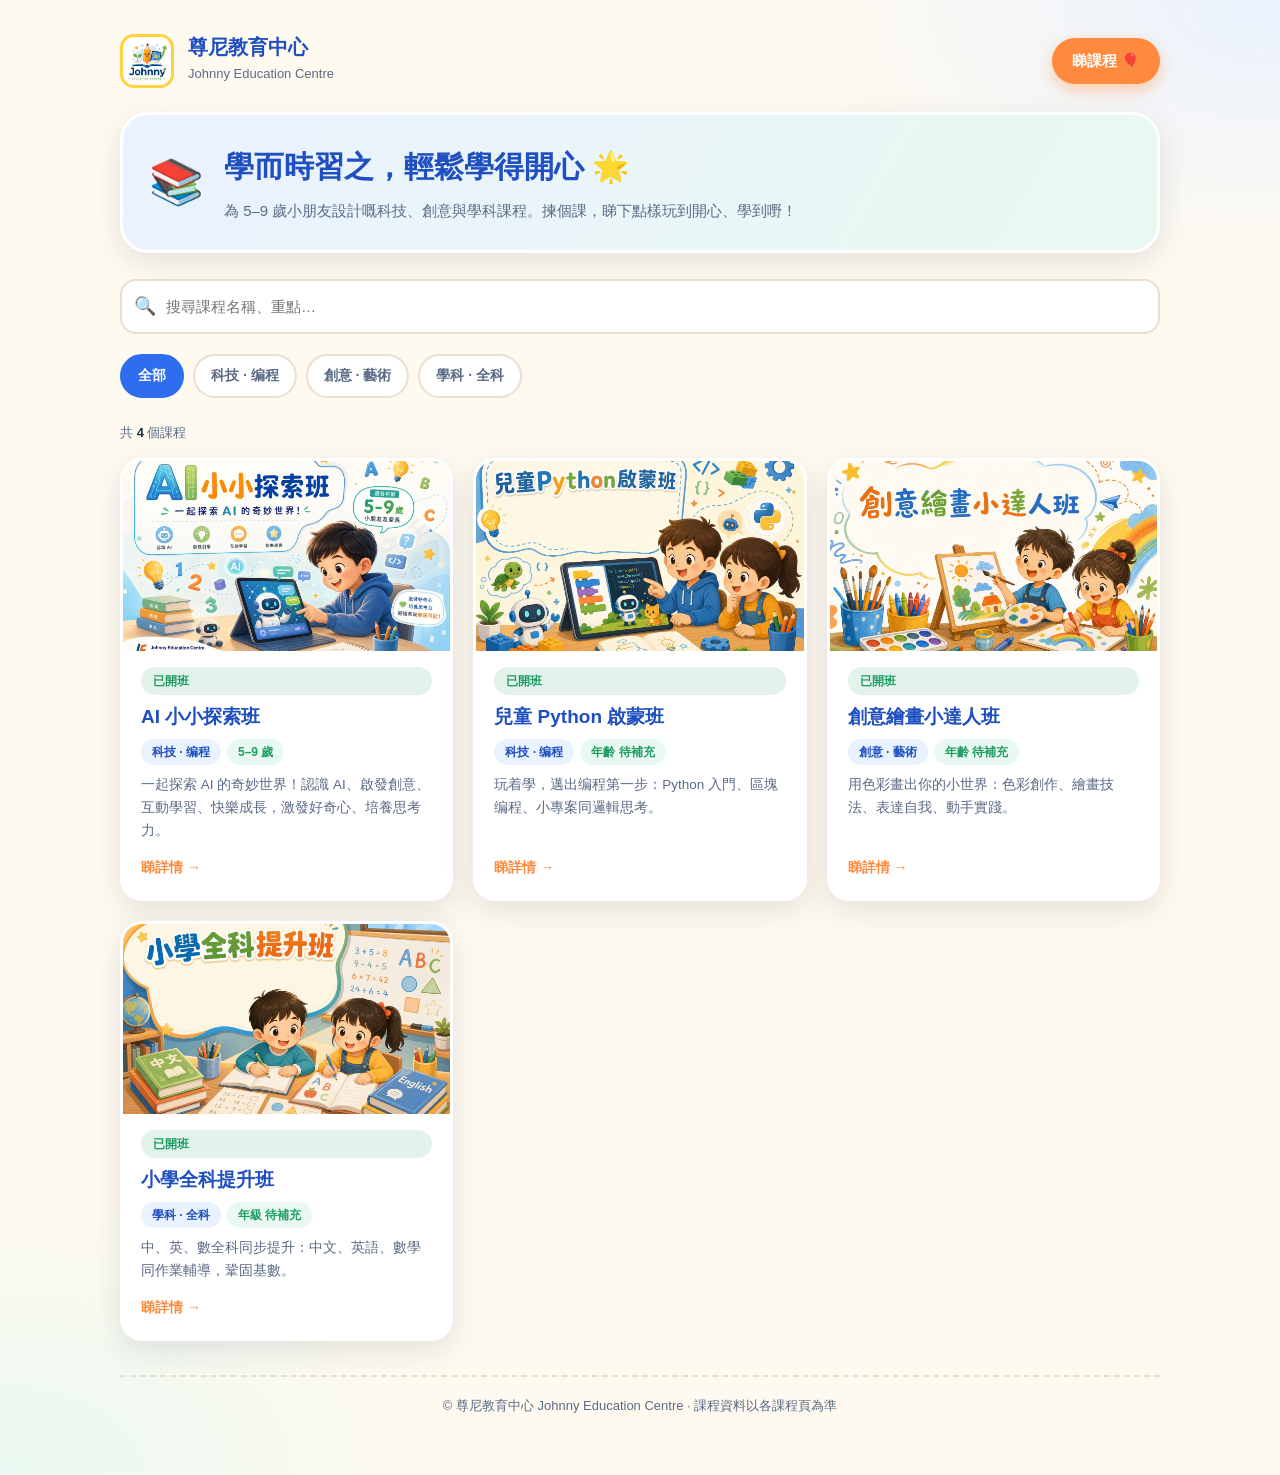
<file: Calculator/johnny/index.html>
<!DOCTYPE html>
<html lang="zh-Hant">
<head>
<meta charset="utf-8">
<meta name="viewport" content="width=device-width, initial-scale=1">
<title>尊尼教育中心 — 課程總覽 | Johnny Education Centre</title>
<meta name="description" content="尊尼教育中心（Johnny Education Centre）兒童課程：AI 探索、Python 啟蒙、創意繪畫、小學全科提升。">
<link rel="stylesheet" href="styles.css">
</head>
<body>
<div class="wrap">
  <header class="site-head">
    <img class="logo" src="images/logo.jpg" alt="尊尼教育中心標誌">
    <div class="brand">
      <b>尊尼教育中心</b>
      <span>Johnny Education Centre</span>
    </div>
    <a class="head-cta" href="#courses">睇課程 🎈</a>
  </header>

  <div class="hero">
    <div class="deco">📚</div>
    <div>
      <h1>學而時習之，輕鬆學得開心 🌟</h1>
      <p>為 5–9 歲小朋友設計嘅科技、創意與學科課程。揀個課，睇下點樣玩到開心、學到嘢！</p>
    </div>
  </div>

  <div class="toolbar">
    <div class="search"><span class="ic">🔍</span>
      <input type="search" id="q" placeholder="搜尋課程名稱、重點…" aria-label="搜尋課程">
    </div>
  </div>
  <div class="chips" id="chips">
    <button class="chip on" data-cat="all">全部</button>
    <button class="chip" data-cat="tech">科技 · 编程</button>
    <button class="chip" data-cat="art">創意 · 藝術</button>
    <button class="chip" data-cat="study">學科 · 全科</button>
  </div>
  <p class="count" id="count"></p>

  <main id="courses">
    <div class="grid" id="grid">
      <!-- AI 小小探索班 -->
      <button class="card" data-name="AI 小小探索班" data-cat="tech" data-kw="ai 人工智能 探索 認識 創意 互動 快樂 好奇心 思考 5-9" onclick="location.href='courses/ai-explorer.html'">
        <img src="images/ai-explorer.jpg" alt="AI 小小探索班海報">
        <div class="body">
          <span class="badge live">已開班</span>
          <h3>AI 小小探索班</h3>
          <div class="tags"><span class="tag-cat">科技 · 编程</span><span class="tag-age">5–9 歲</span></div>
          <p class="desc">一起探索 AI 的奇妙世界！認識 AI、啟發創意、互動學習、快樂成長，激發好奇心、培養思考力。</p>
          <span class="go">睇詳情 →</span>
        </div>
      </button>

      <!-- 兒童 Python 啟蒙班 -->
      <button class="card" data-name="兒童 Python 啟蒙班" data-cat="tech" data-kw="python 编程 编程 区块 编程 小專案 邏輯 启蒙" onclick="location.href='courses/python.html'">
        <img src="images/python.jpg" alt="兒童 Python 啟蒙班海報">
        <div class="body">
          <span class="badge live">已開班</span>
          <h3>兒童 Python 啟蒙班</h3>
          <div class="tags"><span class="tag-cat">科技 · 编程</span><span class="tag-age">年齡 待補充</span></div>
          <p class="desc">玩着學，邁出编程第一步：Python 入門、區塊编程、小專案同邏輯思考。</p>
          <span class="go">睇詳情 →</span>
        </div>
      </button>

      <!-- 創意繪畫小達人班 -->
      <button class="card" data-name="創意繪畫小達人班" data-cat="art" data-kw="繪畫 美术 色彩 创作 表达 彩虹 小房子 绘画" onclick="location.href='courses/painting.html'">
        <img src="images/painting.jpg" alt="創意繪畫小達人班海報">
        <div class="body">
          <span class="badge live">已開班</span>
          <h3>創意繪畫小達人班</h3>
          <div class="tags"><span class="tag-cat">創意 · 藝術</span><span class="tag-age">年齡 待補充</span></div>
          <p class="desc">用色彩畫出你的小世界：色彩創作、繪畫技法、表達自我、動手實踐。</p>
          <span class="go">睇詳情 →</span>
        </div>
      </button>

      <!-- 小學全科提升班 -->
      <button class="card" data-name="小學全科提升班" data-cat="study" data-kw="中文 英語 英文 數學 作业 辅导 提升 全科 小学生的" onclick="location.href='courses/primary.html'">
        <img src="images/primary.jpg" alt="小學全科提升班海報">
        <div class="body">
          <span class="badge live">已開班</span>
          <h3>小學全科提升班</h3>
          <div class="tags"><span class="tag-cat">學科 · 全科</span><span class="tag-age">年級 待補充</span></div>
          <p class="desc">中、英、數全科同步提升：中文、英語、數學同作業輔導，鞏固基數。</p>
          <span class="go">睇詳情 →</span>
        </div>
      </button>
    </div>
    <div class="empty" id="empty" hidden>
      <div class="big">🔍</div>
      <div>搵唔到符合嘅課程，試吓換個字或重設篩選。</div>
      <button class="head-cta" style="margin-top:14px;background:var(--blue)" onclick="resetFilters()">重設</button>
    </div>
  </main>

  <footer>© 尊尼教育中心 Johnny Education Centre · 課程資料以各課程頁為準</footer>
</div>

<script>
const q = document.getElementById('q');
let cat = 'all';
function apply(){
  const term = q.value.trim().toLowerCase();
  const cards = [...document.querySelectorAll('.card')];
  let shown = 0;
  cards.forEach(c=>{
    const okCat = cat==='all' || c.dataset.cat===cat;
    const hay = (c.dataset.name + ' ' + c.dataset.kw).toLowerCase();
    const ok = okCat && (!term || hay.includes(term));
    c.style.display = ok ? '' : 'none';
    if(ok) shown++;
  });
  document.getElementById('count').innerHTML = `共 <b>${cards.length}</b> 個課程` + (shown!==cards.length ? `，目前顯示 <b>${shown}</b>`:'');
  document.getElementById('empty').hidden = shown>0;
}
function resetFilters(){cat='all';q.value='';document.querySelectorAll('.chip').forEach(c=>c.classList.toggle('on',c.dataset.cat==='all'));apply();}
document.querySelectorAll('.chip').forEach(ch=>ch.onclick=()=>{
  cat=ch.dataset.cat;
  document.querySelectorAll('.chip').forEach(c=>c.classList.toggle('on',c===ch));
  apply();
});
q.oninput=apply; apply();
</script>
</body>
</html>
</file>
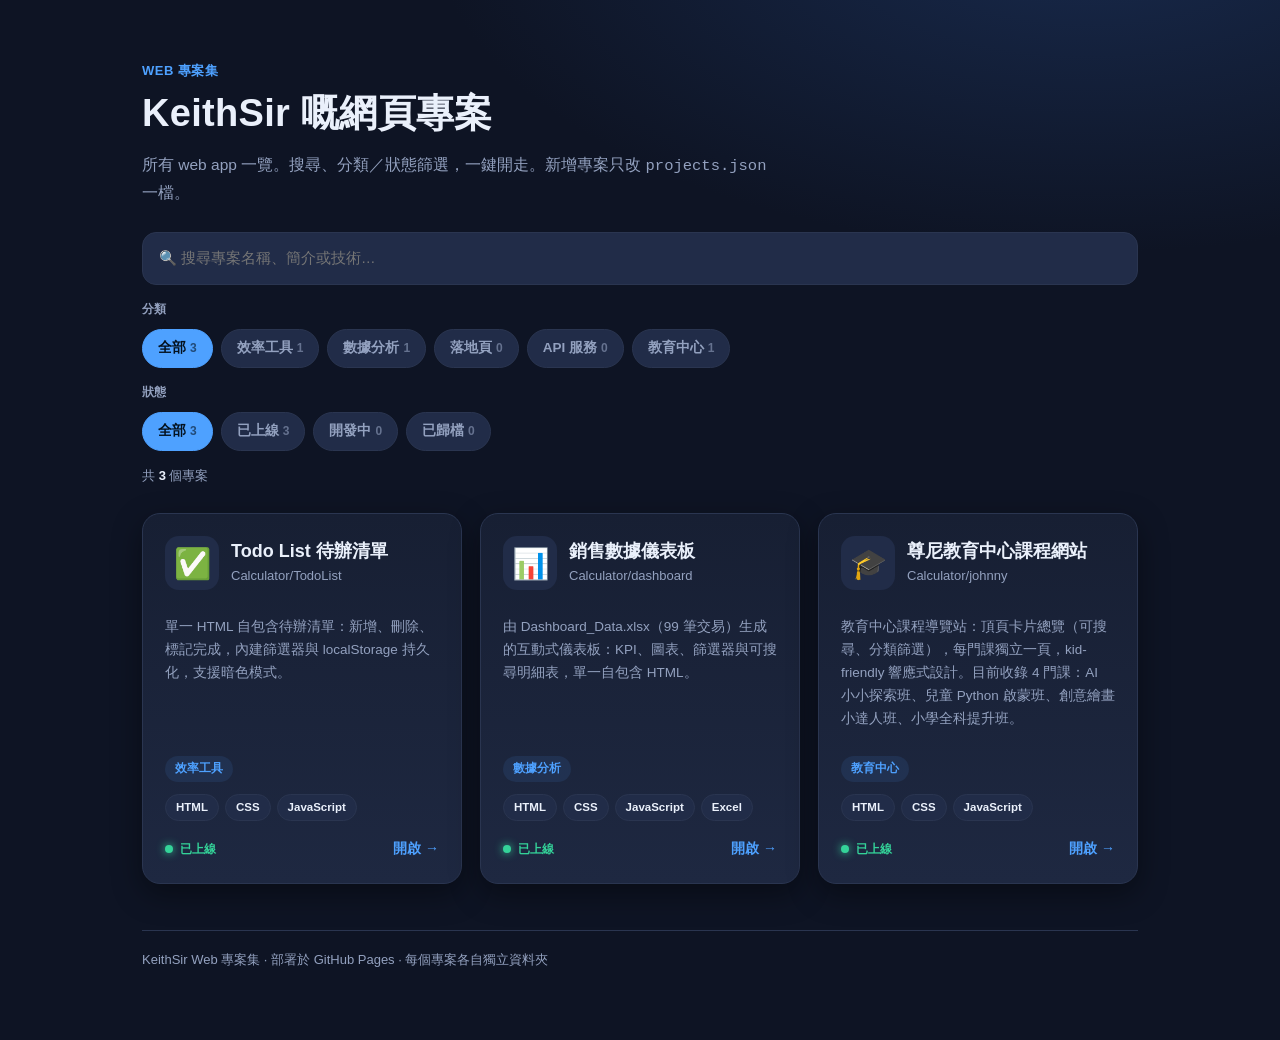
<file: Calculator/navigator/index.html>
<!DOCTYPE html>
<html lang="zh-Hant">
<head>
<meta charset="utf-8">
<meta http-equiv="refresh" content="0; url=../">
<title>Redirecting…</title>
</head>
<body>
<p>導覽功能已合併入 <a href="../">主頁</a>（根目錄），0 秒後自動轉去。</p>
</body>
</html>
</file>
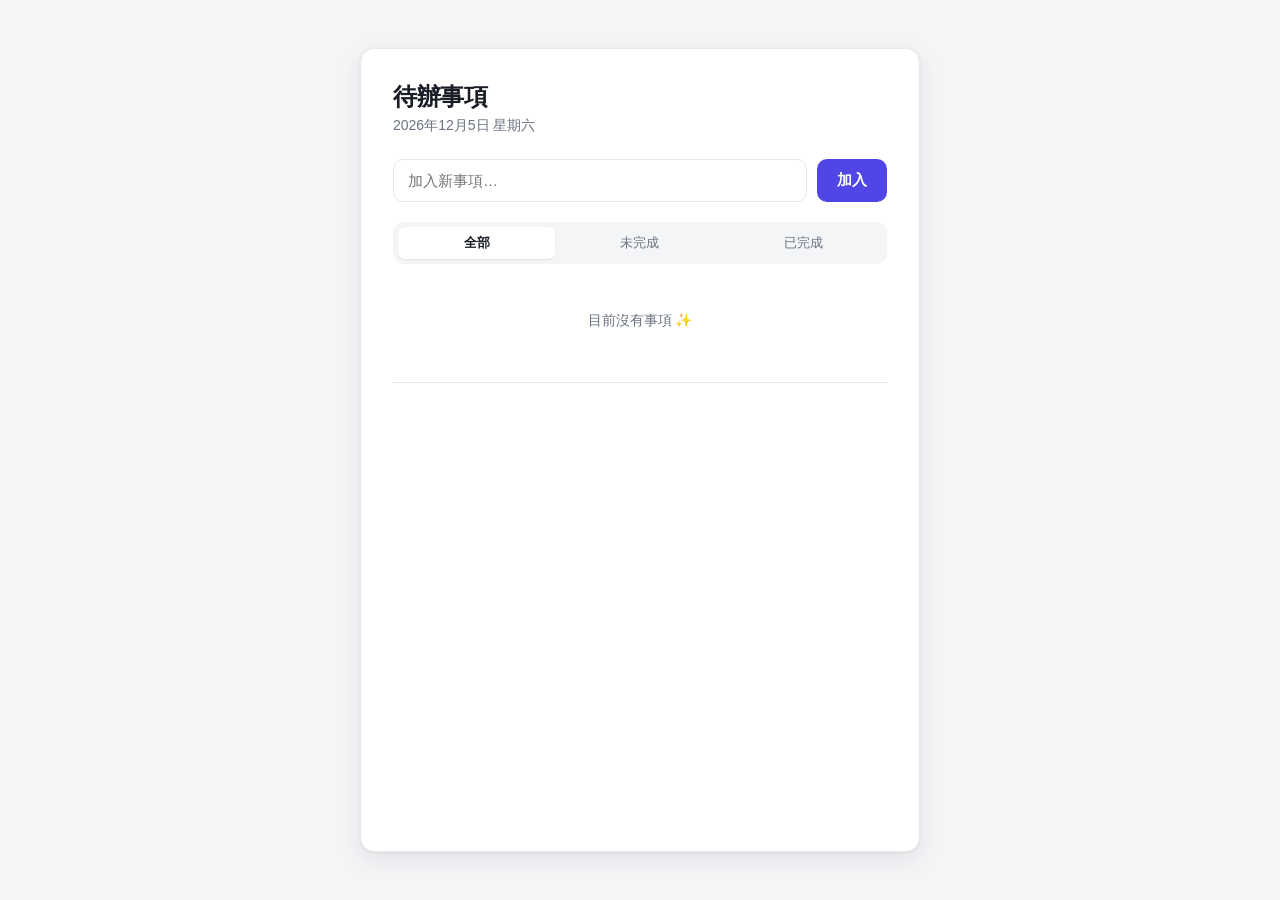
<file: Calculator/TodoList/index.html>
<!DOCTYPE html>
<html lang="zh-Hant">
<head>
<meta charset="UTF-8">
<meta name="viewport" content="width=device-width, initial-scale=1.0">
<title>Todo List</title>
<style>
  :root {
    --bg: #f4f5f7;
    --surface: #ffffff;
    --text: #1a1d26;
    --text-soft: #6b7280;
    --accent: #4f46e5;
    --accent-soft: #eef2ff;
    --danger: #ef4444;
    --border: #e5e7eb;
    --radius: 14px;
    --shadow: 0 1px 3px rgba(16,24,40,.06), 0 8px 24px rgba(16,24,40,.08);
  }
  @media (prefers-color-scheme: dark) {
    :root {
      --bg: #0f1117;
      --surface: #181b23;
      --text: #f3f4f6;
      --text-soft: #9ca3af;
      --accent: #6366f1;
      --accent-soft: #1e1b3a;
      --danger: #f87171;
      --border: #2a2e3a;
      --shadow: 0 1px 3px rgba(0,0,0,.4), 0 8px 24px rgba(0,0,0,.35);
    }
  }
  * { box-sizing: border-box; margin: 0; padding: 0; }
  body {
    font-family: -apple-system, BlinkMacSystemFont, "Segoe UI", Roboto, "Helvetica Neue", Arial, sans-serif;
    background: var(--bg);
    color: var(--text);
    min-height: 100vh;
    display: flex;
    justify-content: center;
    padding: 48px 16px;
  }
  .app {
    width: 100%;
    max-width: 560px;
    background: var(--surface);
    border-radius: var(--radius);
    box-shadow: var(--shadow);
    padding: 32px;
    border: 1px solid var(--border);
  }
  header { margin-bottom: 24px; }
  header h1 { font-size: 24px; font-weight: 700; letter-spacing: -0.02em; }
  header .date { color: var(--text-soft); font-size: 14px; margin-top: 4px; }

  .add-row { display: flex; gap: 10px; margin-bottom: 20px; }
  .add-row input {
    flex: 1;
    padding: 12px 14px;
    font-size: 15px;
    border: 1.5px solid var(--border);
    border-radius: 10px;
    background: var(--surface);
    color: var(--text);
    outline: none;
    transition: border-color .15s, box-shadow .15s;
  }
  .add-row input:focus {
    border-color: var(--accent);
    box-shadow: 0 0 0 3px var(--accent-soft);
  }
  .add-row button {
    padding: 12px 20px;
    font-size: 15px;
    font-weight: 600;
    color: #fff;
    background: var(--accent);
    border: none;
    border-radius: 10px;
    cursor: pointer;
    transition: transform .1s, filter .15s;
  }
  .add-row button:hover { filter: brightness(1.08); }
  .add-row button:active { transform: scale(.97); }

  .filters {
    display: flex;
    gap: 6px;
    margin-bottom: 16px;
    background: var(--bg);
    padding: 5px;
    border-radius: 10px;
  }
  .filters button {
    flex: 1;
    padding: 7px 0;
    font-size: 13px;
    font-weight: 500;
    color: var(--text-soft);
    background: transparent;
    border: none;
    border-radius: 7px;
    cursor: pointer;
    transition: background .15s, color .15s;
  }
  .filters button.active {
    background: var(--surface);
    color: var(--text);
    font-weight: 600;
    box-shadow: 0 1px 2px rgba(16,24,40,.08);
  }

  ul { list-style: none; display: flex; flex-direction: column; gap: 8px; }
  li {
    display: flex;
    align-items: center;
    gap: 12px;
    padding: 12px 14px;
    border: 1px solid var(--border);
    border-radius: 10px;
    transition: background .15s;
    animation: slideIn .18s ease;
  }
  @keyframes slideIn {
    from { opacity: 0; transform: translateY(-6px); }
    to   { opacity: 1; transform: translateY(0); }
  }
  .check {
    width: 22px; height: 22px;
    flex-shrink: 0;
    border: 2px solid var(--border);
    border-radius: 50%;
    cursor: pointer;
    display: grid; place-items: center;
    transition: border-color .15s, background .15s;
    background: transparent;
    padding: 0;
  }
  .check:hover { border-color: var(--accent); }
  .check svg { opacity: 0; transition: opacity .15s; }
  li.done .check { background: var(--accent); border-color: var(--accent); }
  li.done .check svg { opacity: 1; }
  li.done .txt { color: var(--text-soft); text-decoration: line-through; }
  .txt { flex: 1; font-size: 15px; word-break: break-word; }
  .del {
    border: none;
    background: transparent;
    color: var(--text-soft);
    font-size: 18px;
    cursor: pointer;
    padding: 4px 6px;
    border-radius: 6px;
    opacity: 0;
    transition: opacity .15s, color .15s, background .15s;
  }
  li:hover .del, .del:focus-visible { opacity: 1; }
  .del:hover { color: var(--danger); background: rgba(239,68,68,.08); }

  .empty {
    text-align: center;
    color: var(--text-soft);
    font-size: 14px;
    padding: 32px 0;
  }
  footer {
    display: flex;
    justify-content: space-between;
    align-items: center;
    margin-top: 20px;
    padding-top: 16px;
    border-top: 1px solid var(--border);
    font-size: 13px;
    color: var(--text-soft);
  }
  footer button {
    border: none; background: transparent;
    color: var(--text-soft);
    font-size: 13px; font-weight: 500;
    cursor: pointer;
    padding: 4px 8px;
    border-radius: 6px;
    transition: color .15s, background .15s;
  }
  footer button:hover { color: var(--danger); background: rgba(239,68,68,.08); }
</style>
</head>
<body>
  <main class="app">
    <header>
      <h1>待辦事項</h1>
      <div class="date" id="date"></div>
    </header>

    <form class="add-row" id="addForm">
      <input type="text" id="taskInput" placeholder="加入新事項…" maxlength="200" autocomplete="off" aria-label="新事項">
      <button type="submit">加入</button>
    </form>

    <nav class="filters" id="filters" aria-label="篩選">
      <button data-f="all" class="active">全部</button>
      <button data-f="active">未完成</button>
      <button data-f="done">已完成</button>
    </nav>

    <ul id="list"></ul>
    <div class="empty" id="empty" hidden>目前沒有事項 ✨</div>

    <footer>
      <span id="count"></span>
      <button id="clearDone" hidden>清除已完成</button>
    </footer>
  </main>

<script>
  const KEY = 'hermes.todos.v1';
  let tasks = JSON.parse(localStorage.getItem(KEY) || '[]');
  let filter = 'all';

  const list = document.getElementById('list');
  const empty = document.getElementById('empty');
  const count = document.getElementById('count');
  const clearDone = document.getElementById('clearDone');

  document.getElementById('date').textContent =
    new Date().toLocaleDateString('zh-Hant', { year:'numeric', month:'long', day:'numeric', weekday:'long' });

  function save() { localStorage.setItem(KEY, JSON.stringify(tasks)); }

  function render() {
    const visible = tasks.filter(t =>
      filter === 'all' ? true : filter === 'active' ? !t.done : t.done);

    list.innerHTML = '';
    visible.forEach(t => {
      const li = document.createElement('li');
      li.className = t.done ? 'done' : '';
      li.dataset.id = t.id;

      const check = document.createElement('button');
      check.className = 'check';
      check.setAttribute('aria-label', t.done ? '標記未完成' : '標記完成');
      check.innerHTML = '<svg width="12" height="12" viewBox="0 0 12 12"><path d="M2 6.5L4.5 9 10 3" fill="none" stroke="#fff" stroke-width="2" stroke-linecap="round" stroke-linejoin="round"/></svg>';
      check.onclick = () => { t.done = !t.done; save(); render(); };

      const span = document.createElement('span');
      span.className = 'txt';
      span.textContent = t.text;

      const del = document.createElement('button');
      del.className = 'del';
      del.setAttribute('aria-label', '刪除');
      del.textContent = '✕';
      del.onclick = () => { tasks = tasks.filter(x => x.id !== t.id); save(); render(); };

      li.append(check, span, del);
      list.appendChild(li);
    });

    empty.hidden = visible.length > 0;
    const remain = tasks.filter(t => !t.done).length;
    count.textContent = tasks.length ? `尚有 ${remain} 項未完成` : '';
    clearDone.hidden = !tasks.some(t => t.done);
  }

  document.getElementById('addForm').onsubmit = e => {
    e.preventDefault();
    const input = document.getElementById('taskInput');
    const text = input.value.trim();
    if (!text) return;
    tasks.unshift({ id: Date.now(), text, done: false });
    input.value = '';
    save(); render();
    input.focus();
  };

  document.getElementById('filters').onclick = e => {
    const btn = e.target.closest('button');
    if (!btn) return;
    filter = btn.dataset.f;
    document.querySelectorAll('#filters button').forEach(b => b.classList.toggle('active', b === btn));
    render();
  };

  clearDone.onclick = () => {
    tasks = tasks.filter(t => !t.done);
    save(); render();
  };

  render();
</script>
</body>
</html>
</file>
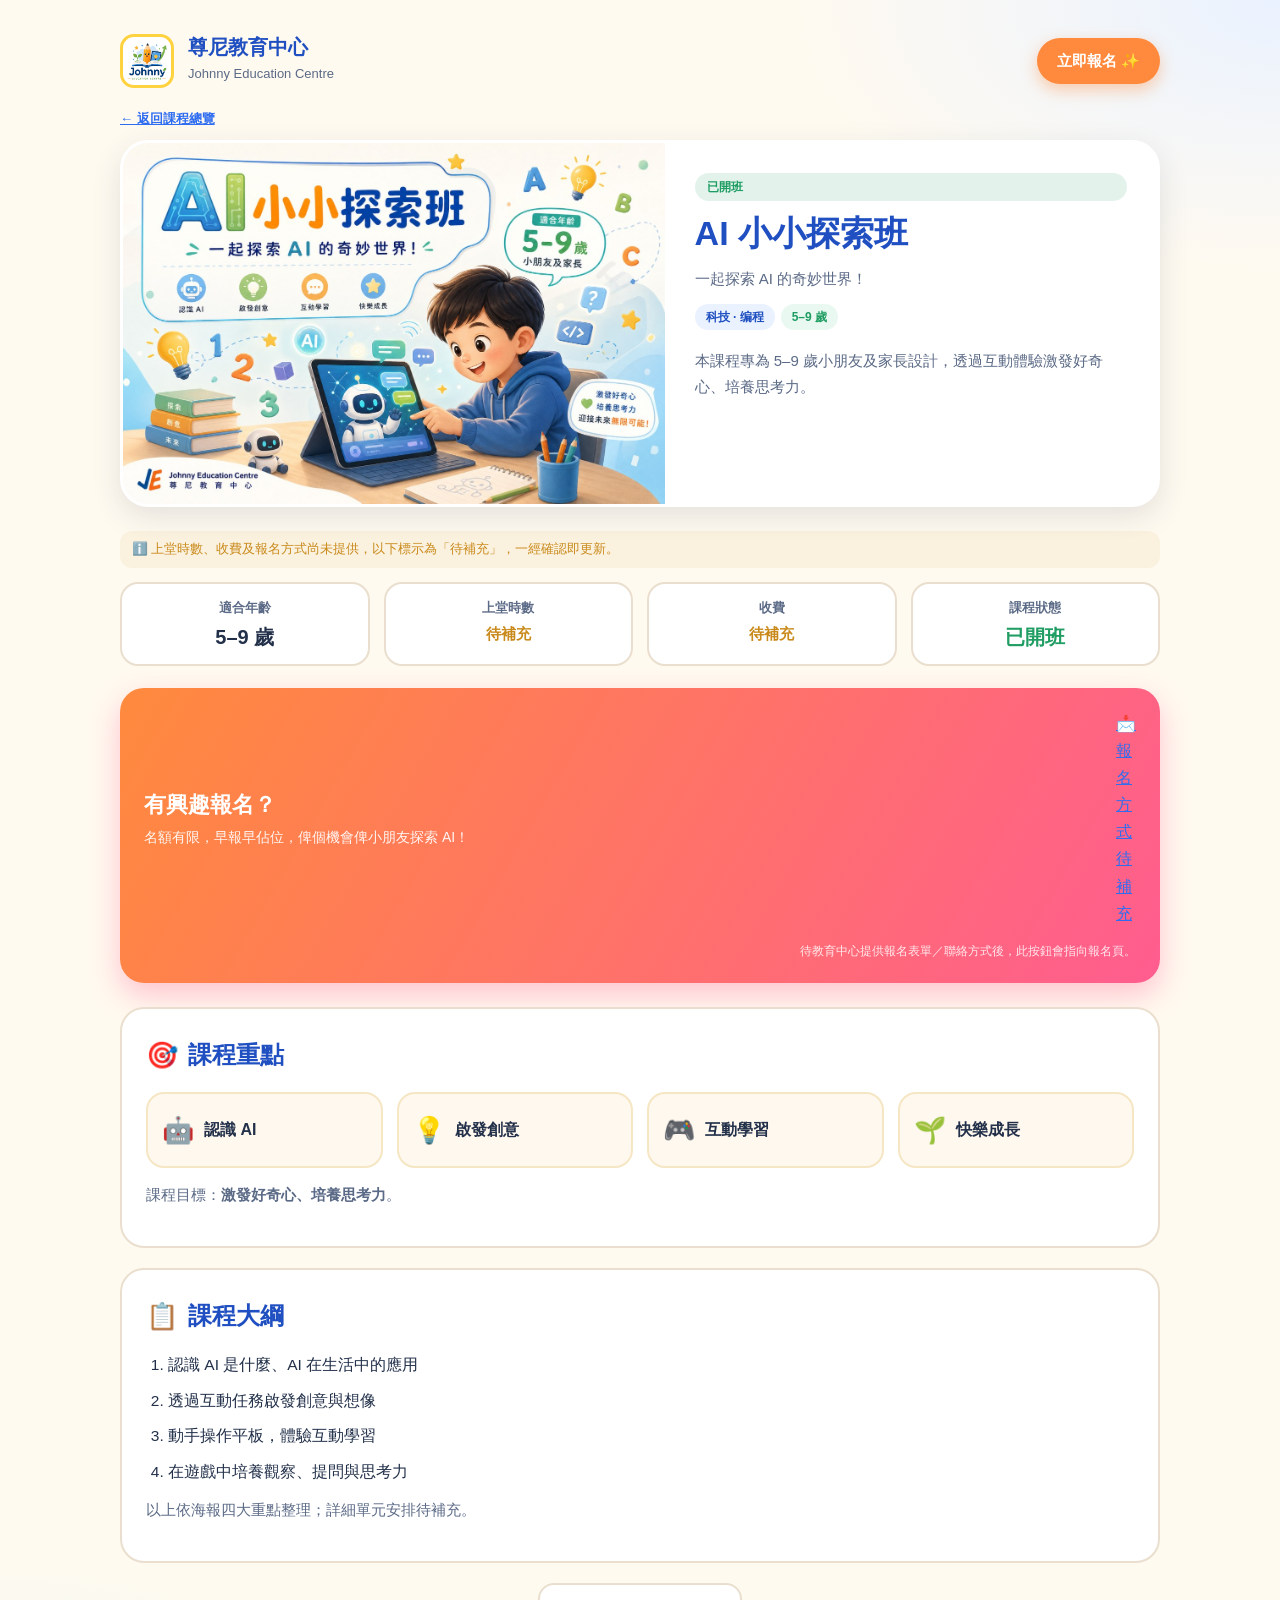
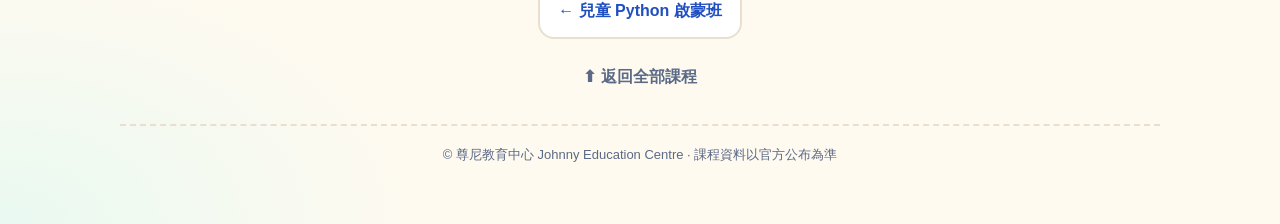
<file: Calculator/johnny/courses/ai-explorer.html>
<!DOCTYPE html>
<html lang="zh-Hant">
<head>
<meta charset="utf-8">
<meta name="viewport" content="width=device-width, initial-scale=1">
<title>AI 小小探索班 | 尊尼教育中心</title>
<meta name="description" content="AI 小小探索班：適合 5–9 歲，一起探索 AI 的奇妙世界，認識 AI、啟發創意、互動學習、快樂成長。">
<link rel="stylesheet" href="../styles.css">
</head>
<body>
<div class="wrap">
  <header class="site-head">
    <img class="logo" src="../images/logo.jpg" alt="尊尼教育中心標誌">
    <div class="brand"><b>尊尼教育中心</b><span>Johnny Education Centre</span></div>
    <a class="head-cta" href="#signup">立即報名 ✨</a>
  </header>

  <p class="crumbs"><a href="../index.html">← 返回課程總覽</a></p>

  <div class="detail-hero">
    <img src="../images/ai-explorer.jpg" alt="AI 小小探索班海報">
    <div class="dh-body">
      <span class="badge live">已開班</span>
      <h1>AI 小小探索班</h1>
      <p class="sub">一起探索 AI 的奇妙世界！</p>
      <div class="tags"><span class="tag-cat">科技 · 编程</span><span class="tag-age">5–9 歲</span></div>
      <p class="plain-note" style="margin-top:6px">本課程專為 5–9 歲小朋友及家長設計，透過互動體驗激發好奇心、培養思考力。</p>
    </div>
  </div>

  <div class="tbd-note">ℹ️ 上堂時數、收費及報名方式尚未提供，以下標示為「待補充」，一經確認即更新。</div>

  <div class="tiles">
    <div class="tile"><div class="k">適合年齡</div><div class="v">5–9 歲</div></div>
    <div class="tile"><div class="k">上堂時數</div><div class="v tbd">待補充</div></div>
    <div class="tile"><div class="k">收費</div><div class="v tbd">待補充</div></div>
    <div class="tile"><div class="k">課程狀態</div><div class="v" style="color:var(--ok)">已開班</div></div>
  </div>

  <div class="cta" id="signup">
    <div class="t"><b>有興趣報名？</b><span>名額有限，早報早佔位，俾個機會俾小朋友探索 AI！</span></div>
    <a class="cta-btn" href="#" onclick="alert('報名方式待補充');return false" style="flex:0">📩 報名方式待補充</a>
    <div class="tiny">待教育中心提供報名表單／聯絡方式後，此按鈕會指向報名頁。</div>
  </div>

  <section>
    <h2><span class="emo">🎯</span>課程重點</h2>
    <ul class="benefits">
      <li><span class="e">🤖</span> 認識 AI</li>
      <li><span class="e">💡</span> 啟發創意</li>
      <li><span class="e">🎮</span> 互動學習</li>
      <li><span class="e">🌱</span> 快樂成長</li>
    </ul>
    <p class="plain-note" style="margin-top:14px">課程目標：<b>激發好奇心、培養思考力</b>。</p>
  </section>

  <section>
    <h2><span class="emo">📋</span>課程大綱</h2>
    <ol class="outline">
      <li>認識 AI 是什麼、AI 在生活中的應用</li>
      <li>透過互動任務啟發創意與想像</li>
      <li>動手操作平板，體驗互動學習</li>
      <li>在遊戲中培養觀察、提問與思考力</li>
    </ol>
    <p class="plain-note" style="margin-top:12px">以上依海報四大重點整理；詳細單元安排待補充。</p>
  </section>

  <div class="pager">
    <button onclick="location.href='python.html'">← 兒童 Python 啟蒙班</button>
  </div>
  <a class="back-top" href="../index.html">⬆ 返回全部課程</a>

  <footer>© 尊尼教育中心 Johnny Education Centre · 課程資料以官方公布為準</footer>
</div>
</body>
</html>
</file>
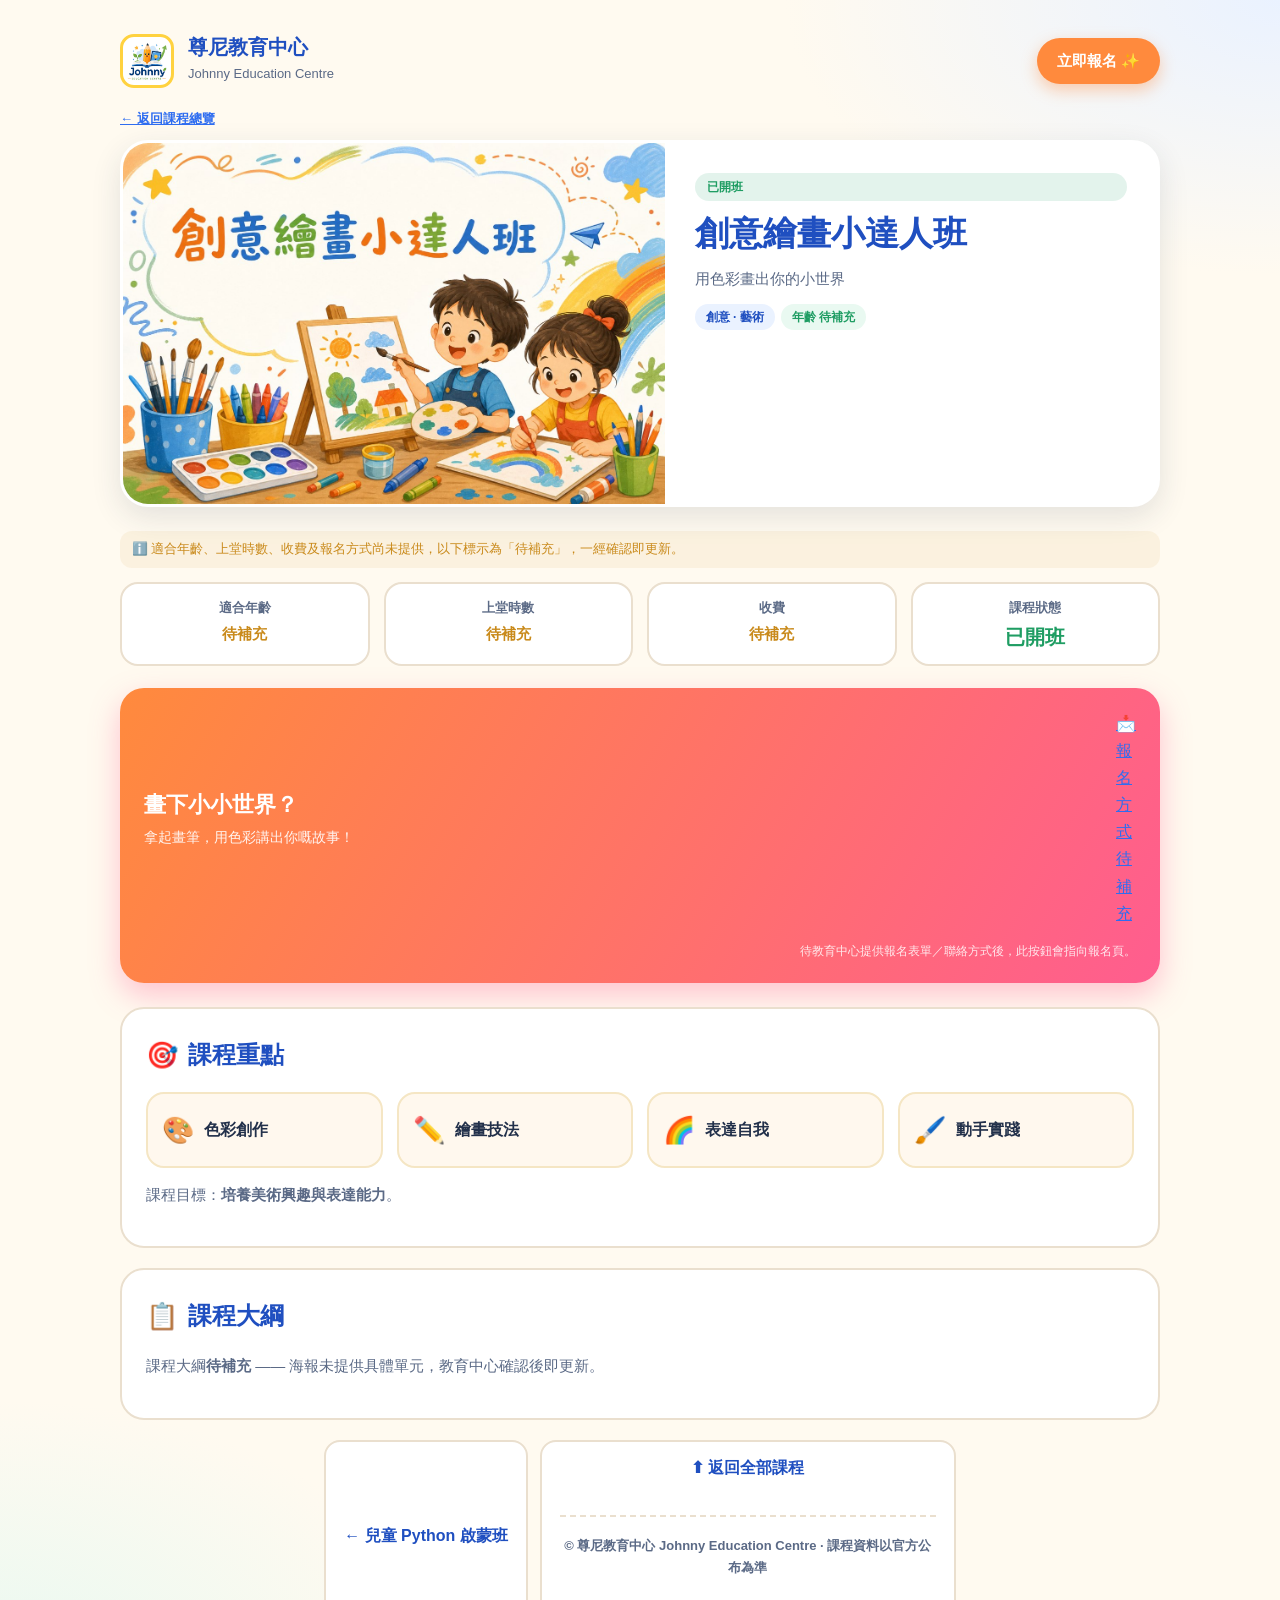
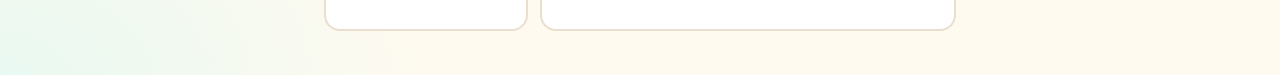
<file: Calculator/johnny/courses/painting.html>
<!DOCTYPE html>
<html lang="zh-Hant">
<head>
<meta charset="utf-8">
<meta name="viewport" content="width=device-width, initial-scale=1">
<title>創意繪畫小達人班 | 尊尼教育中心</title>
<meta name="description" content="創意繪畫小達人班：用色彩畫出你的小世界，色彩創作、繪畫技法、表達自我、動手實踐。">
<link rel="stylesheet" href="../styles.css">
</head>
<body>
<div class="wrap">
  <header class="site-head">
    <img class="logo" src="../images/logo.jpg" alt="尊尼教育中心標誌">
    <div class="brand"><b>尊尼教育中心</b><span>Johnny Education Centre</span></div>
    <a class="head-cta" href="#signup">立即報名 ✨</a>
  </header>

  <p class="crumbs"><a href="../index.html">← 返回課程總覽</a></p>

  <div class="detail-hero">
    <img src="../images/painting.jpg" alt="創意繪畫小達人班海報">
    <div class="dh-body">
      <span class="badge live">已開班</span>
      <h1>創意繪畫小達人班</h1>
      <p class="sub">用色彩畫出你的小世界</p>
      <div class="tags"><span class="tag-cat">創意 · 藝術</span><span class="tag-age">年齡 待補充</span></div>
    </div>
  </div>

  <div class="tbd-note">ℹ️ 適合年齡、上堂時數、收費及報名方式尚未提供，以下標示為「待補充」，一經確認即更新。</div>

  <div class="tiles">
    <div class="tile"><div class="k">適合年齡</div><div class="v tbd">待補充</div></div>
    <div class="tile"><div class="k">上堂時數</div><div class="v tbd">待補充</div></div>
    <div class="tile"><div class="k">收費</div><div class="v tbd">待補充</div></div>
    <div class="tile"><div class="k">課程狀態</div><div class="v" style="color:var(--ok)">已開班</div></div>
  </div>

  <div class="cta" id="signup">
    <div class="t"><b>畫下小小世界？</b><span>拿起畫筆，用色彩講出你嘅故事！</span></div>
    <a class="cta-btn" href="#" onclick="alert('報名方式待補充');return false" style="flex:0">📩 報名方式待補充</a>
    <div class="tiny">待教育中心提供報名表單／聯絡方式後，此按鈕會指向報名頁。</div>
  </div>

  <section>
    <h2><span class="emo">🎯</span>課程重點</h2>
    <ul class="benefits">
      <li><span class="e">🎨</span> 色彩創作</li>
      <li><span class="e">✏️</span> 繪畫技法</li>
      <li><span class="e">🌈</span> 表達自我</li>
      <li><span class="e">🖌️</span> 動手實踐</li>
    </ul>
    <p class="plain-note" style="margin-top:14px">課程目標：<b>培養美術興趣與表達能力</b>。</p>
  </section>

  <section>
    <h2><span class="emo">📋</span>課程大綱</h2>
    <p class="plain-note">課程大綱<b>待補充</b> —— 海報未提供具體單元，教育中心確認後即更新。</p>
  </section>

  <div class="pager">
    <button onclick="location.href='python.html'">← 兒童 Python 啟蒙班</button>
    <button onclick="location.href='primary.html'>小學全科提升班 →</button>
  </div>
  <a class="back-top" href="../index.html">⬆ 返回全部課程</a>

  <footer>© 尊尼教育中心 Johnny Education Centre · 課程資料以官方公布為準</footer>
</div>
</body>
</html>
</file>
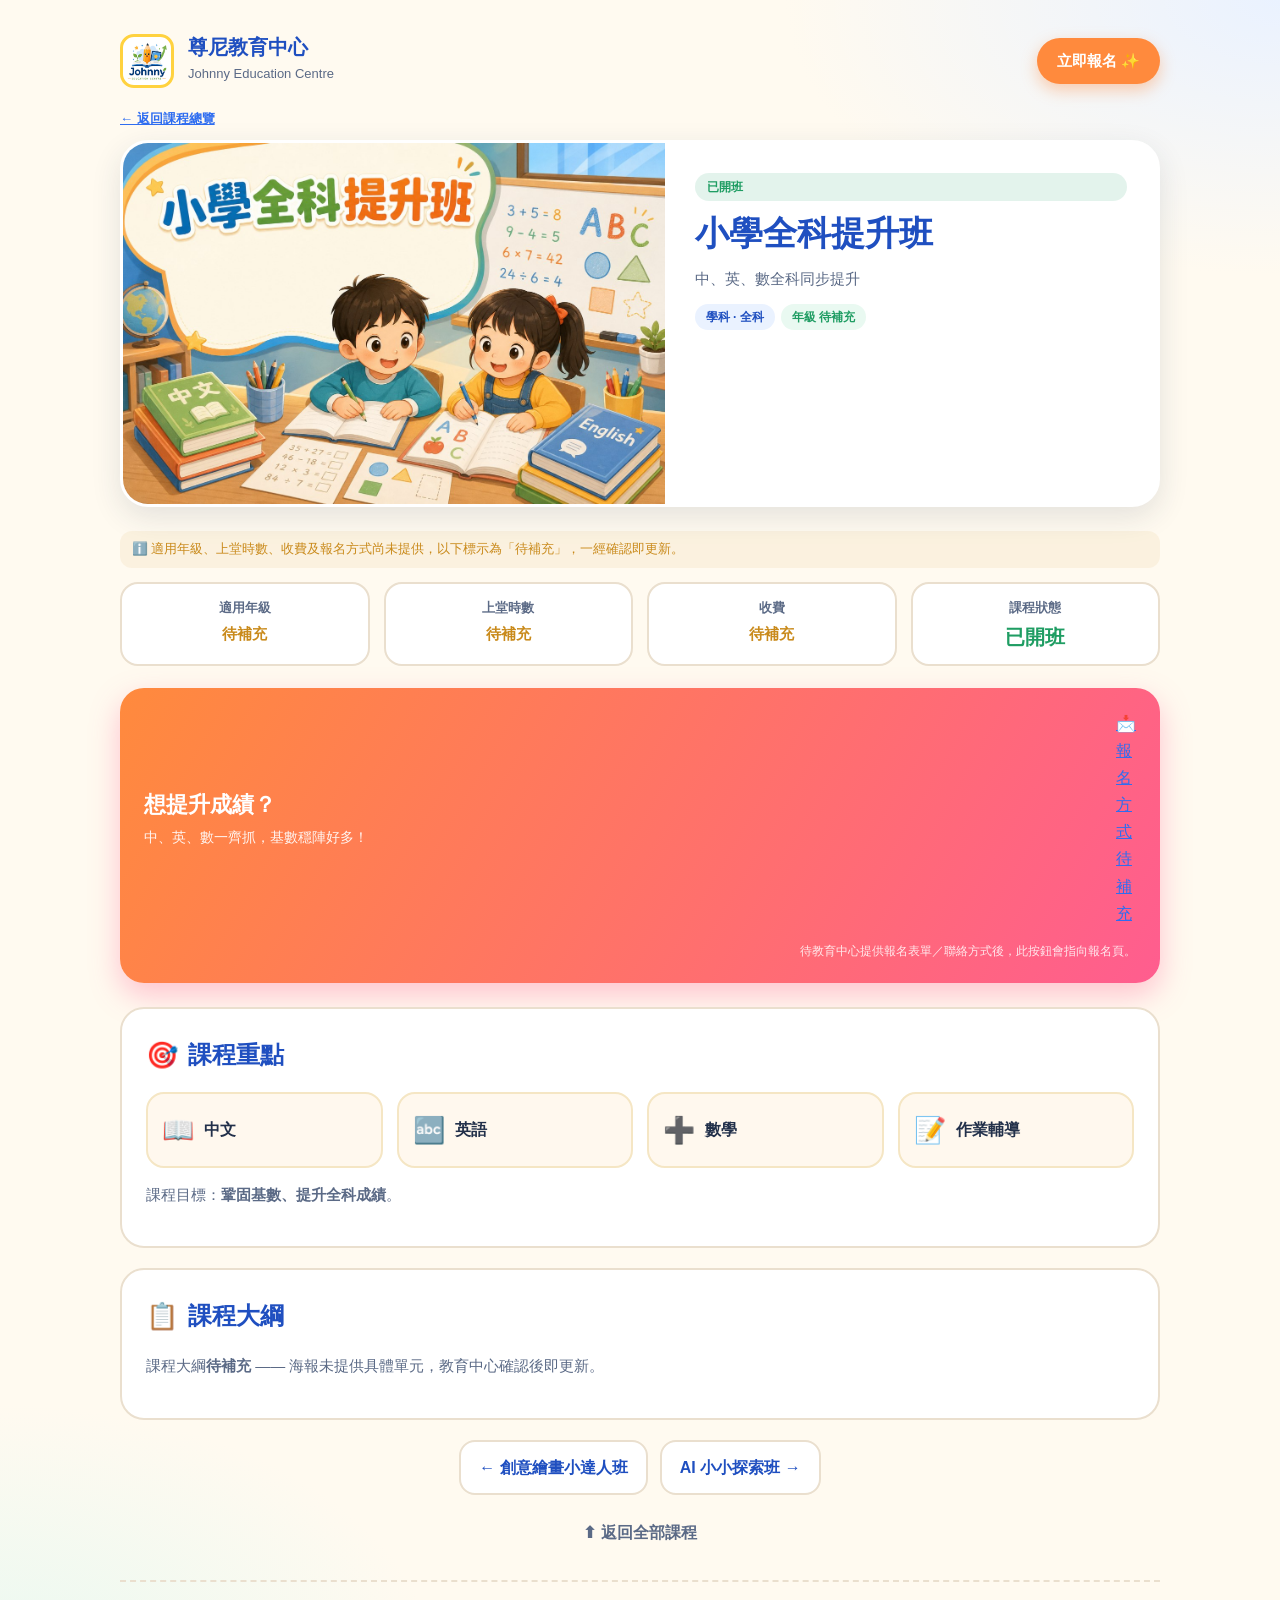
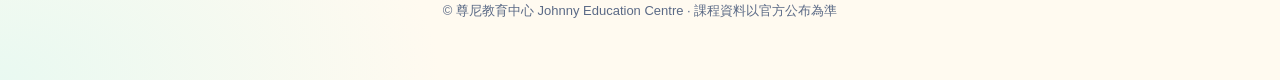
<file: Calculator/johnny/courses/primary.html>
<!DOCTYPE html>
<html lang="zh-Hant">
<head>
<meta charset="utf-8">
<meta name="viewport" content="width=device-width, initial-scale=1">
<title>小學全科提升班 | 尊尼教育中心</title>
<meta name="description" content="小學全科提升班：中、英、數全科同步提升，中文、英語、數學同作業輔導，鞏固基數。">
<link rel="stylesheet" href="../styles.css">
</head>
<body>
<div class="wrap">
  <header class="site-head">
    <img class="logo" src="../images/logo.jpg" alt="尊尼教育中心標誌">
    <div class="brand"><b>尊尼教育中心</b><span>Johnny Education Centre</span></div>
    <a class="head-cta" href="#signup">立即報名 ✨</a>
  </header>

  <p class="crumbs"><a href="../index.html">← 返回課程總覽</a></p>

  <div class="detail-hero">
    <img src="../images/primary.jpg" alt="小學全科提升班海報">
    <div class="dh-body">
      <span class="badge live">已開班</span>
      <h1>小學全科提升班</h1>
      <p class="sub">中、英、數全科同步提升</p>
      <div class="tags"><span class="tag-cat">學科 · 全科</span><span class="tag-age">年級 待補充</span></div>
    </div>
  </div>

  <div class="tbd-note">ℹ️ 適用年級、上堂時數、收費及報名方式尚未提供，以下標示為「待補充」，一經確認即更新。</div>

  <div class="tiles">
    <div class="tile"><div class="k">適用年級</div><div class="v tbd">待補充</div></div>
    <div class="tile"><div class="k">上堂時數</div><div class="v tbd">待補充</div></div>
    <div class="tile"><div class="k">收費</div><div class="v tbd">待補充</div></div>
    <div class="tile"><div class="k">課程狀態</div><div class="v" style="color:var(--ok)">已開班</div></div>
  </div>

  <div class="cta" id="signup">
    <div class="t"><b>想提升成績？</b><span>中、英、數一齊抓，基數穩陣好多！</span></div>
    <a class="cta-btn" href="#" onclick="alert('報名方式待補充');return false" style="flex:0">📩 報名方式待補充</a>
    <div class="tiny">待教育中心提供報名表單／聯絡方式後，此按鈕會指向報名頁。</div>
  </div>

  <section>
    <h2><span class="emo">🎯</span>課程重點</h2>
    <ul class="benefits">
      <li><span class="e">📖</span> 中文</li>
      <li><span class="e">🔤</span> 英語</li>
      <li><span class="e">➕</span> 數學</li>
      <li><span class="e">📝</span> 作業輔導</li>
    </ul>
    <p class="plain-note" style="margin-top:14px">課程目標：<b>鞏固基數、提升全科成績</b>。</p>
  </section>

  <section>
    <h2><span class="emo">📋</span>課程大綱</h2>
    <p class="plain-note">課程大綱<b>待補充</b> —— 海報未提供具體單元，教育中心確認後即更新。</p>
  </section>

  <div class="pager">
    <button onclick="location.href='painting.html'">← 創意繪畫小達人班</button>
    <button onclick="location.href='ai-explorer.html'">AI 小小探索班 →</button>
  </div>
  <a class="back-top" href="../index.html">⬆ 返回全部課程</a>

  <footer>© 尊尼教育中心 Johnny Education Centre · 課程資料以官方公布為準</footer>
</div>
</body>
</html>
</file>
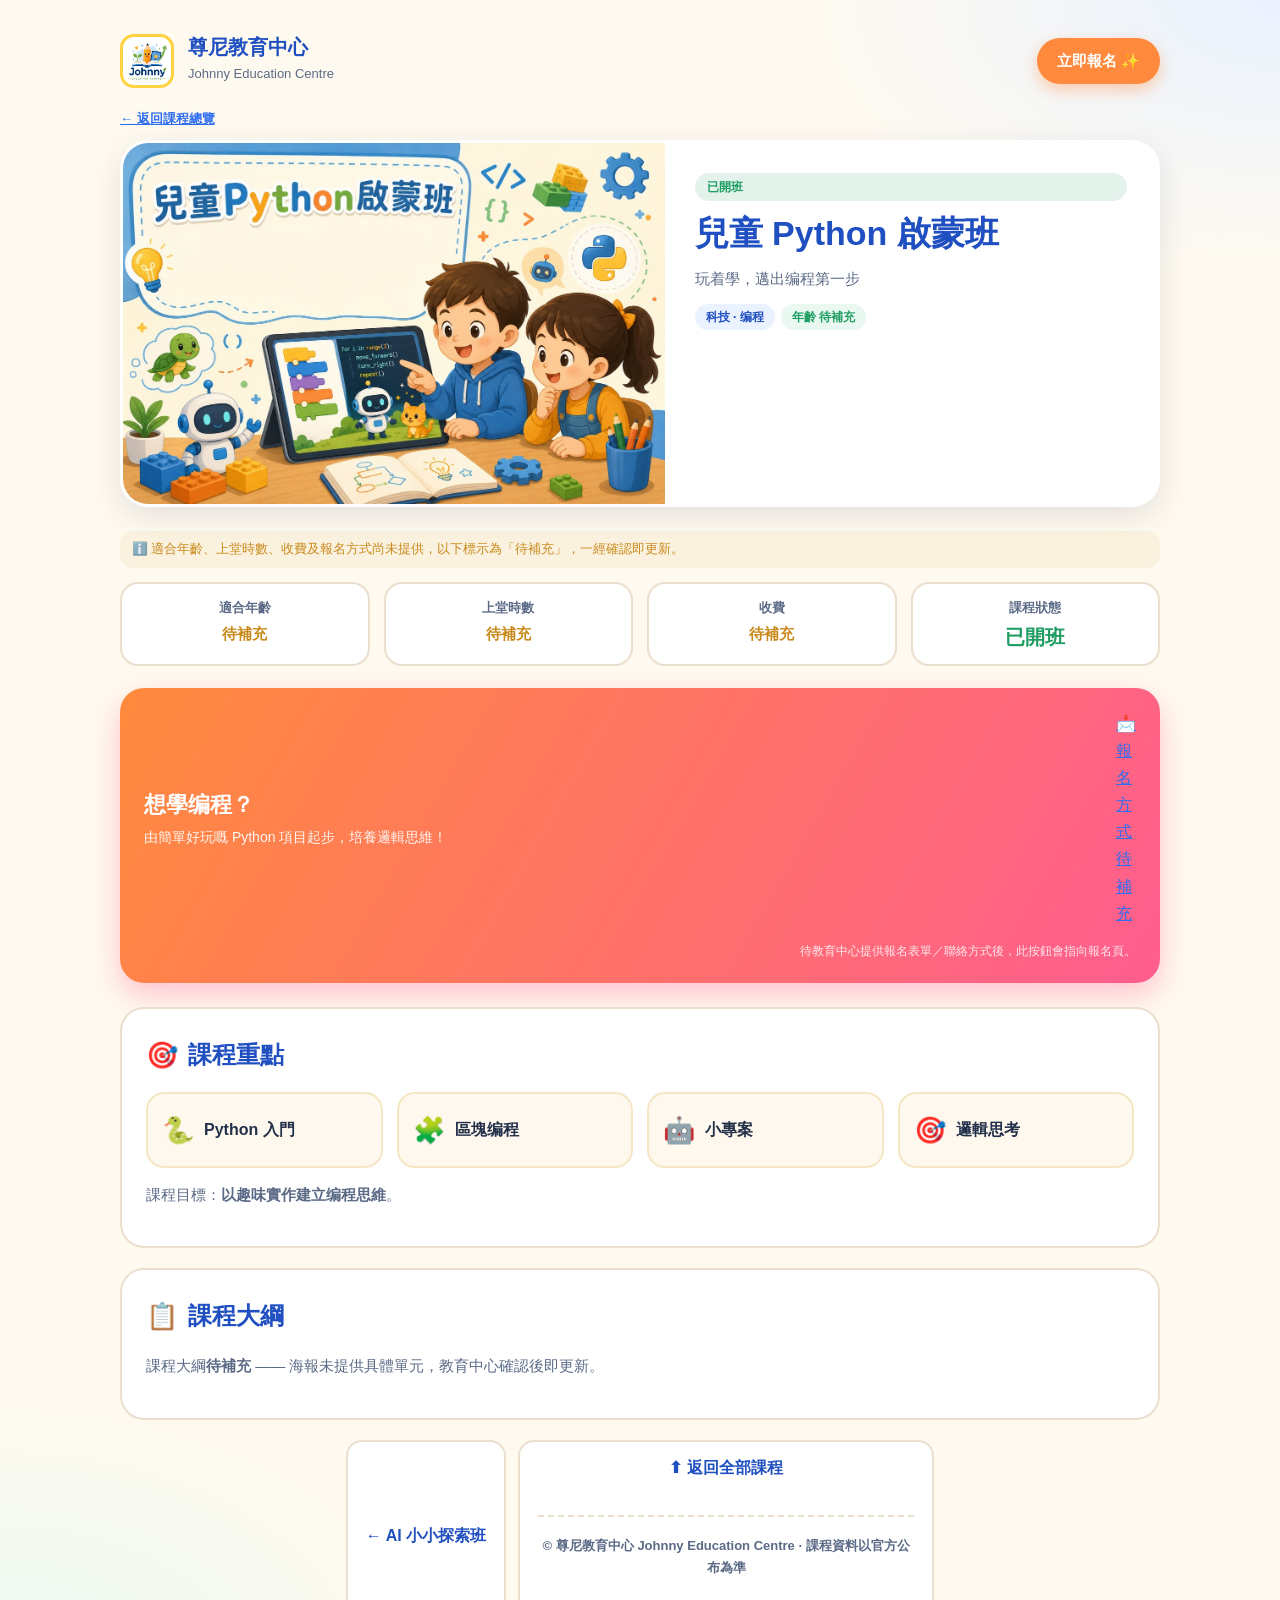
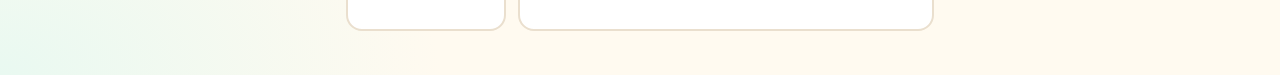
<file: Calculator/johnny/courses/python.html>
<!DOCTYPE html>
<html lang="zh-Hant">
<head>
<meta charset="utf-8">
<meta name="viewport" content="width=device-width, initial-scale=1">
<title>兒童 Python 啟蒙班 | 尊尼教育中心</title>
<meta name="description" content="兒童 Python 啟蒙班：以趣味實作建立编程思維，Python 入門、區塊编程、小專案同邏輯思考。">
<link rel="stylesheet" href="../styles.css">
</head>
<body>
<div class="wrap">
  <header class="site-head">
    <img class="logo" src="../images/logo.jpg" alt="尊尼教育中心標誌">
    <div class="brand"><b>尊尼教育中心</b><span>Johnny Education Centre</span></div>
    <a class="head-cta" href="#signup">立即報名 ✨</a>
  </header>

  <p class="crumbs"><a href="../index.html">← 返回課程總覽</a></p>

  <div class="detail-hero">
    <img src="../images/python.jpg" alt="兒童 Python 啟蒙班海報">
    <div class="dh-body">
      <span class="badge live">已開班</span>
      <h1>兒童 Python 啟蒙班</h1>
      <p class="sub">玩着學，邁出编程第一步</p>
      <div class="tags"><span class="tag-cat">科技 · 编程</span><span class="tag-age">年齡 待補充</span></div>
    </div>
  </div>

  <div class="tbd-note">ℹ️ 適合年齡、上堂時數、收費及報名方式尚未提供，以下標示為「待補充」，一經確認即更新。</div>

  <div class="tiles">
    <div class="tile"><div class="k">適合年齡</div><div class="v tbd">待補充</div></div>
    <div class="tile"><div class="k">上堂時數</div><div class="v tbd">待補充</div></div>
    <div class="tile"><div class="k">收費</div><div class="v tbd">待補充</div></div>
    <div class="tile"><div class="k">課程狀態</div><div class="v" style="color:var(--ok)">已開班</div></div>
  </div>

  <div class="cta" id="signup">
    <div class="t"><b>想學编程？</b><span>由簡單好玩嘅 Python 項目起步，培養邏輯思維！</span></div>
    <a class="cta-btn" href="#" onclick="alert('報名方式待補充');return false" style="flex:0">📩 報名方式待補充</a>
    <div class="tiny">待教育中心提供報名表單／聯絡方式後，此按鈕會指向報名頁。</div>
  </div>

  <section>
    <h2><span class="emo">🎯</span>課程重點</h2>
    <ul class="benefits">
      <li><span class="e">🐍</span> Python 入門</li>
      <li><span class="e">🧩</span> 區塊编程</li>
      <li><span class="e">🤖</span> 小專案</li>
      <li><span class="e">🎯</span> 邏輯思考</li>
    </ul>
    <p class="plain-note" style="margin-top:14px">課程目標：<b>以趣味實作建立编程思維</b>。</p>
  </section>

  <section>
    <h2><span class="emo">📋</span>課程大綱</h2>
    <p class="plain-note">課程大綱<b>待補充</b> —— 海報未提供具體單元，教育中心確認後即更新。</p>
  </section>

  <div class="pager">
    <button onclick="location.href='ai-explorer.html'">← AI 小小探索班</button>
    <button onclick="location.href='painting.html'>創意繪畫小達人班 →</button>
  </div>
  <a class="back-top" href="../index.html">⬆ 返回全部課程</a>

  <footer>© 尊尼教育中心 Johnny Education Centre · 課程資料以官方公布為準</footer>
</div>
</body>
</html>
</file>
<file: Calculator/johnny/styles.css>
/* ===== Johnny Education Centre — Kid-friendly course site (responsive) ===== */
:root{
  --blue:#2f6df0; --blue-d:#1f4fc0; --green:#2fb872; --orange:#ff8a3d;
  --yellow:#ffd23f; --pink:#ff5d8f; --purple:#8b6cf0;
  --ink:#22304a; --muted:#5b6a86; --bg:#fffaf0; --card:#ffffff;
  --line:#eadfce; --ok:#1f9d63; --tbd:#c98a1b;
  --radius:22px; --shadow:0 10px 30px rgba(34,48,74,.12);
}
*{box-sizing:border-box}
html{scroll-behavior:smooth}
body{margin:0;background:
  radial-gradient(900px 500px at 100% 0%,#eaf2ff 0,transparent 55%),
  radial-gradient(800px 500px at 0% 100%,#e9f9f1 0,transparent 55%),var(--bg);
  color:var(--ink);font:16px/1.7 -apple-system,BlinkMacSystemFont,"Segoe UI","Noto Sans TC","Microsoft JhengHei",sans-serif;
  -webkit-font-smoothing:antialiased}
img{max-width:100%;display:block}
.wrap{max-width:1080px;margin:0 auto;padding:20px}
a{color:var(--blue)}

/* header */
.site-head{display:flex;align-items:center;gap:14px;padding:14px 0;flex-wrap:wrap}
.logo{width:54px;height:54px;border-radius:14px;object-fit:contain;background:#fff;
  border:3px solid var(--yellow);padding:3px}
.site-head .brand b{font-size:20px;color:var(--blue-d);display:block;line-height:1.2}
.site-head .brand span{font-size:13px;color:var(--muted)}
.head-cta{margin-left:auto;background:var(--orange);color:#fff;font-weight:800;
  padding:10px 20px;border-radius:999px;text-decoration:none;font-size:15px;
  box-shadow:0 6px 16px rgba(255,138,61,.4);transition:transform .12s}
.head-cta:hover{transform:translateY(-2px)}

/* hero banner */
.hero{background:linear-gradient(120deg,#eaf2ff,#e9f9f1);border:3px solid #fff;
  border-radius:28px;box-shadow:var(--shadow);padding:26px;display:flex;gap:20px;
  align-items:center;margin:10px 0 26px;flex-wrap:wrap}
.hero h1{margin:0;font-size:30px;color:var(--blue-d)}
.hero p{margin:6px 0 0;color:var(--muted);font-size:15px}
.hero .deco{font-size:44px}

/* toolbar */
.toolbar{display:flex;flex-wrap:wrap;gap:12px;margin:8px 0 20px}
.search{flex:1 1 240px;position:relative}
.search input{width:100%;padding:13px 16px 13px 44px;border:2px solid var(--line);
  border-radius:16px;font:inherit;font-size:15px;background:#fff;color:var(--ink)}
.search input:focus{outline:none;border-color:var(--blue)}
.search .ic{position:absolute;left:14px;top:50%;transform:translateY(-50%);font-size:18px}
.chips{display:flex;flex-wrap:wrap;gap:9px;margin:14px 0 24px}
.chip{border:2px solid var(--line);background:#fff;color:var(--muted);border-radius:999px;
  padding:8px 16px;font:inherit;font-size:14px;font-weight:700;cursor:pointer;transition:all .15s}
.chip:hover{border-color:var(--blue);color:var(--blue)}
.chip.on{background:var(--blue);border-color:var(--blue);color:#fff}
.chip .n{opacity:.65;font-weight:600;margin-left:4px;font-size:12.5px}
.count{font-size:13px;color:var(--muted);margin:0 0 14px}
.count b{color:var(--ink)}

/* course cards */
.grid{display:grid;gap:20px;grid-template-columns:repeat(auto-fill,minmax(300px,1fr))}
.card{background:var(--card);border:3px solid #fff;border-radius:var(--radius);box-shadow:var(--shadow);
  overflow:hidden;cursor:pointer;transition:transform .15s,border-color .15s;text-align:left;padding:0;
  display:flex;flex-direction:column;font:inherit;color:inherit}
.card:hover{transform:translateY(-5px);border-color:var(--yellow)}
.card img{width:100%;height:190px;object-fit:cover}
.card .body{padding:16px 18px 18px;display:flex;flex-direction:column;gap:9px;flex:1}
.card h3{margin:0;font-size:19px;color:var(--blue-d);line-height:1.35}
.card .desc{margin:0;font-size:13.5px;color:var(--muted);flex:1}
.tags{display:flex;flex-wrap:wrap;gap:6px}
.tags span{font-size:12px;font-weight:700;padding:3px 11px;border-radius:999px}
.tag-cat{background:#eaf2ff;color:var(--blue-d)}
.tag-age{background:#e9f9f1;color:var(--ok)}
.badge{font-size:12px;font-weight:800;padding:4px 12px;border-radius:999px;display:inline-block}
.badge.live{background:rgba(31,157,99,.12);color:var(--ok)}
.badge.tbd{background:rgba(201,138,27,.14);color:var(--tbd)}
.card .go{display:inline-flex;align-items:center;gap:6px;font-weight:800;color:var(--orange);font-size:14px;margin-top:4px}
.empty{text-align:center;padding:60px 20px;color:var(--muted)}
.empty .big{font-size:52px;margin-bottom:12px}

/* ===== course detail page ===== */
.detail-hero{display:grid;grid-template-columns:1.1fr 1fr;gap:0;background:#fff;
  border:3px solid #fff;border-radius:28px;box-shadow:var(--shadow);overflow:hidden;margin:10px 0 24px}
.detail-hero img{width:100%;min-height:320px;object-fit:cover}
.dh-body{padding:30px;display:flex;flex-direction:column;gap:12px}
.dh-body h1{margin:0;font-size:34px;color:var(--blue-d);line-height:1.2}
.dh-body .sub{color:var(--muted);font-size:15px;margin:0}
.crumbs{font-size:13px;color:var(--muted);margin:6px 0 0}
.crumbs a{font-weight:700}

/* info tiles */
.tiles{display:grid;grid-template-columns:repeat(auto-fit,minmax(150px,1fr));gap:14px;margin:6px 0 22px}
.tile{background:#fff;border:2px solid var(--line);border-radius:18px;padding:14px 16px;text-align:center}
.tile .k{font-size:12.5px;color:var(--muted);font-weight:700}
.tile .v{font-size:20px;font-weight:800;color:var(--ink);margin-top:4px;line-height:1.3}
.tile .v.tbd{color:var(--tbd);font-size:15px;font-weight:700}
.tile .v small{display:block;font-size:12px;color:var(--muted);font-weight:600}
.tbd-note{font-size:12.5px;color:var(--tbd);background:rgba(201,138,27,.08);
  border-radius:12px;padding:8px 12px;margin:0 0 14px}

/* CTA */
.cta{display:flex;flex-wrap:wrap;gap:14px;align-items:center;background:linear-gradient(120deg,var(--orange),var(--pink));
  border-radius:24px;padding:22px 24px;color:#fff;box-shadow:0 12px 30px rgba(255,93,143,.35);margin:8px 0 24px}
.cta .t{flex:1;min-width:220px}
.cta .t b{font-size:22px;display:block}
.cta .t span{font-size:14px;opacity:.92}
.cta button{background:#fff;color:var(--pink);font:inherit;font-weight:900;font-size:18px;
  border:0;border-radius:999px;padding:15px 34px;cursor:pointer;box-shadow:0 6px 18px rgba(0,0,0,.15);
  transition:transform .12s;min-width:200px}
.cta button:hover{transform:translateY(-2px) scale(1.02)}
.cta .tiny{width:100%;font-size:12px;opacity:.85;text-align:right}

/* sections */
section{background:#fff;border:2px solid var(--line);border-radius:24px;padding:24px;margin-bottom:20px}
section h2{margin:0 0 14px;font-size:24px;color:var(--blue-d);display:flex;align-items:center;gap:10px}
section h2 .emo{font-size:26px}
ol.outline{margin:0;padding-left:22px}
ol.outline li{margin:9px 0;font-size:15.5px}
ul.benefits{list-style:none;margin:0;padding:0;display:grid;grid-template-columns:repeat(auto-fit,minmax(150px,1fr));gap:14px}
ul.benefits li{background:#fff8ee;border:2px solid #f5e6c4;border-radius:18px;padding:14px;
  font-weight:700;color:var(--ink);display:flex;gap:10px;align-items:center}
ul.benefits .e{font-size:26px}
.plain-note{color:var(--muted);font-size:15px}
.muted{color:var(--muted)}

/* prev/next + back */
.pager{display:flex;gap:12px;justify-content:center;margin:8px 0 24px;flex-wrap:wrap}
.pager a,.pager button{border:2px solid var(--line);background:#fff;border-radius:16px;
  padding:12px 18px;font:inherit;font-weight:700;color:var(--blue-d);cursor:pointer;max-width:40%}
.pager a:hover{border-color:var(--blue)}
.back-top{display:block;text-align:center;margin:18px 0 8px;font-weight:800;color:var(--muted);text-decoration:none}
.back-top:hover{color:var(--blue)}

/* not found */
.notfound{max-width:560px;margin:80px auto;text-align:center;background:#fff;
  border:3px solid var(--line);border-radius:24px;padding:34px}

/* footer */
footer{margin:34px 0 20px;padding:18px 0;border-top:2px dashed var(--line);
  font-size:13px;color:var(--muted);text-align:center}

/* responsive */
@media(max-width:820px){
  .detail-hero{grid-template-columns:1fr}
  .detail-hero img{min-height:220px;height:230px}
  .dh-body{padding:22px}
  .dh-body h1{font-size:26px}
  .hero h1{font-size:24px}
  .cta button{width:100%}
}
@media(max-width:420px){
  .wrap{padding:12px}
  .grid{grid-template-columns:1fr}
  .tiles{grid-template-columns:1fr 1fr}
  .head-cta{font-size:13px;padding:8px 14px}
}

/* print */
@media print{
  body{background:#fff}
  .cta,.pager,.toolbar,.chips,.search{display:none}
  section,.detail-hero,.tiles .tile{border-color:#ccc;box-shadow:none}
}
</file>
